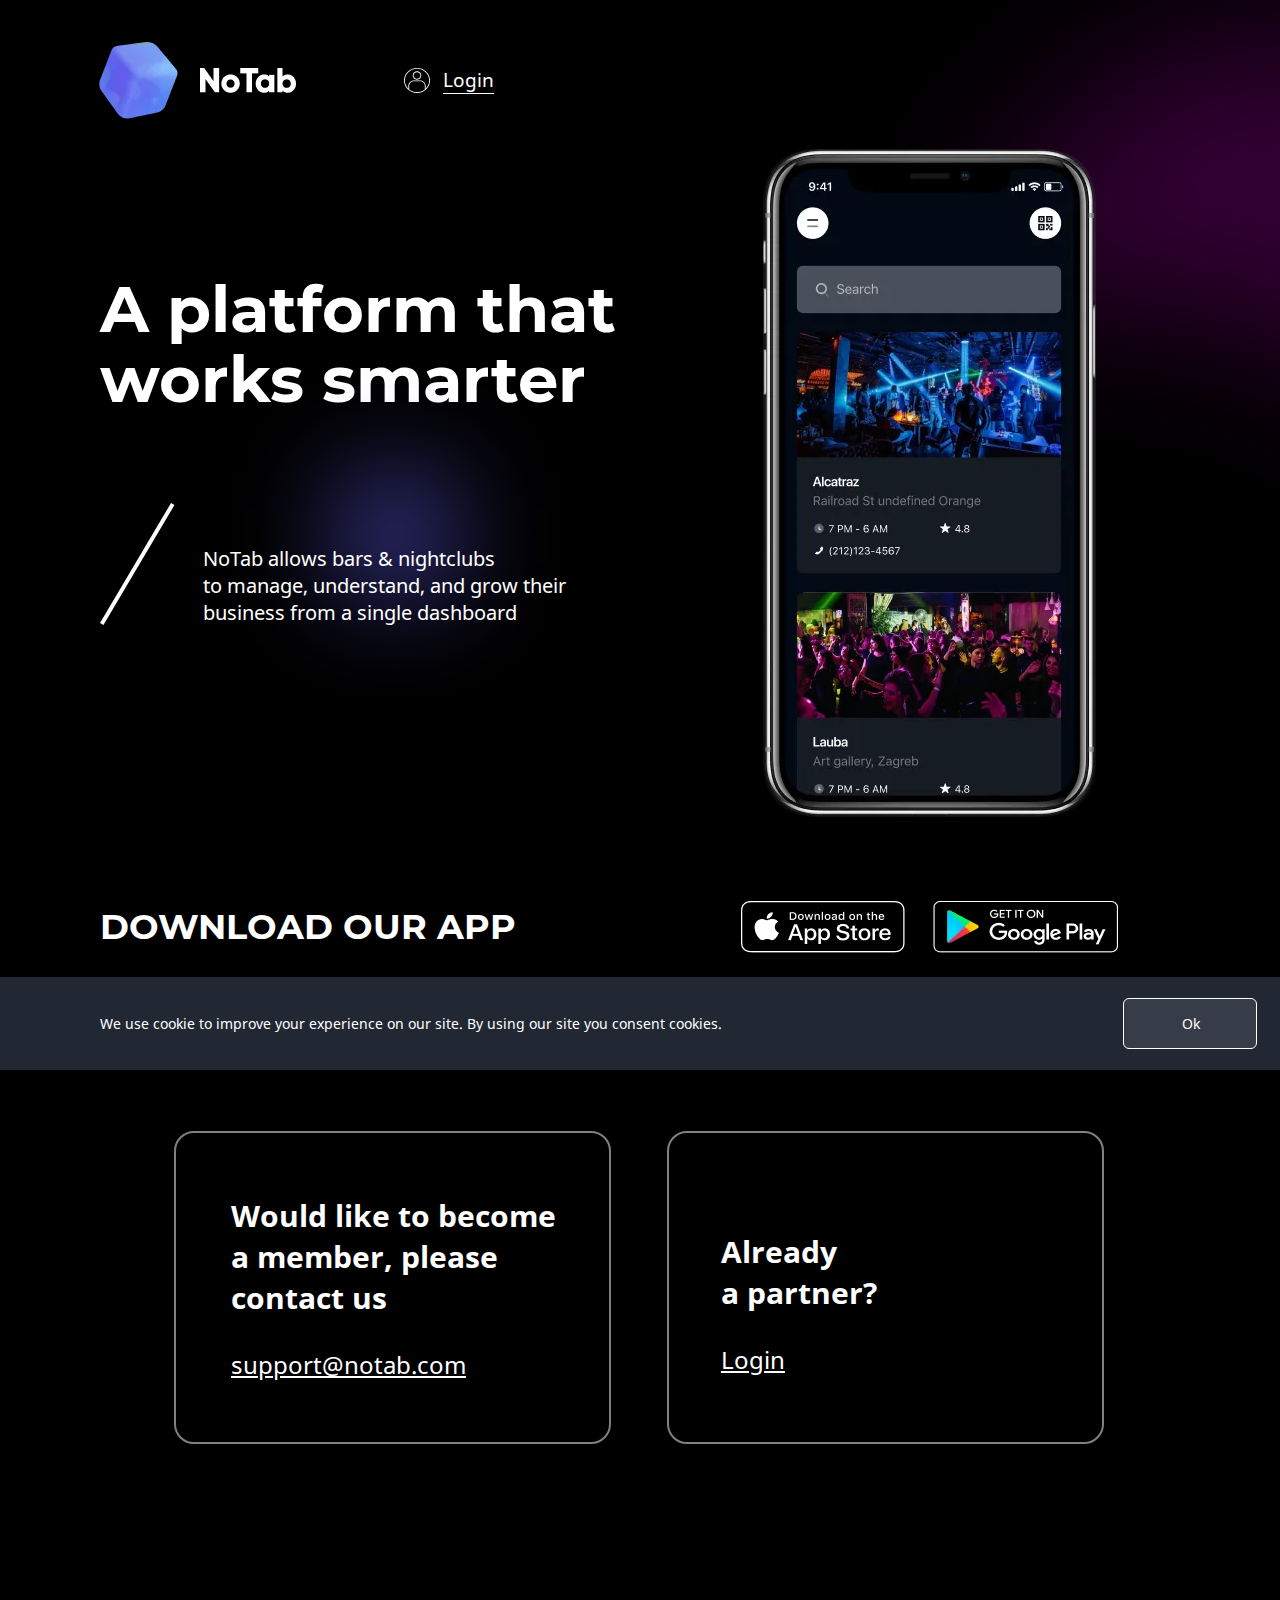
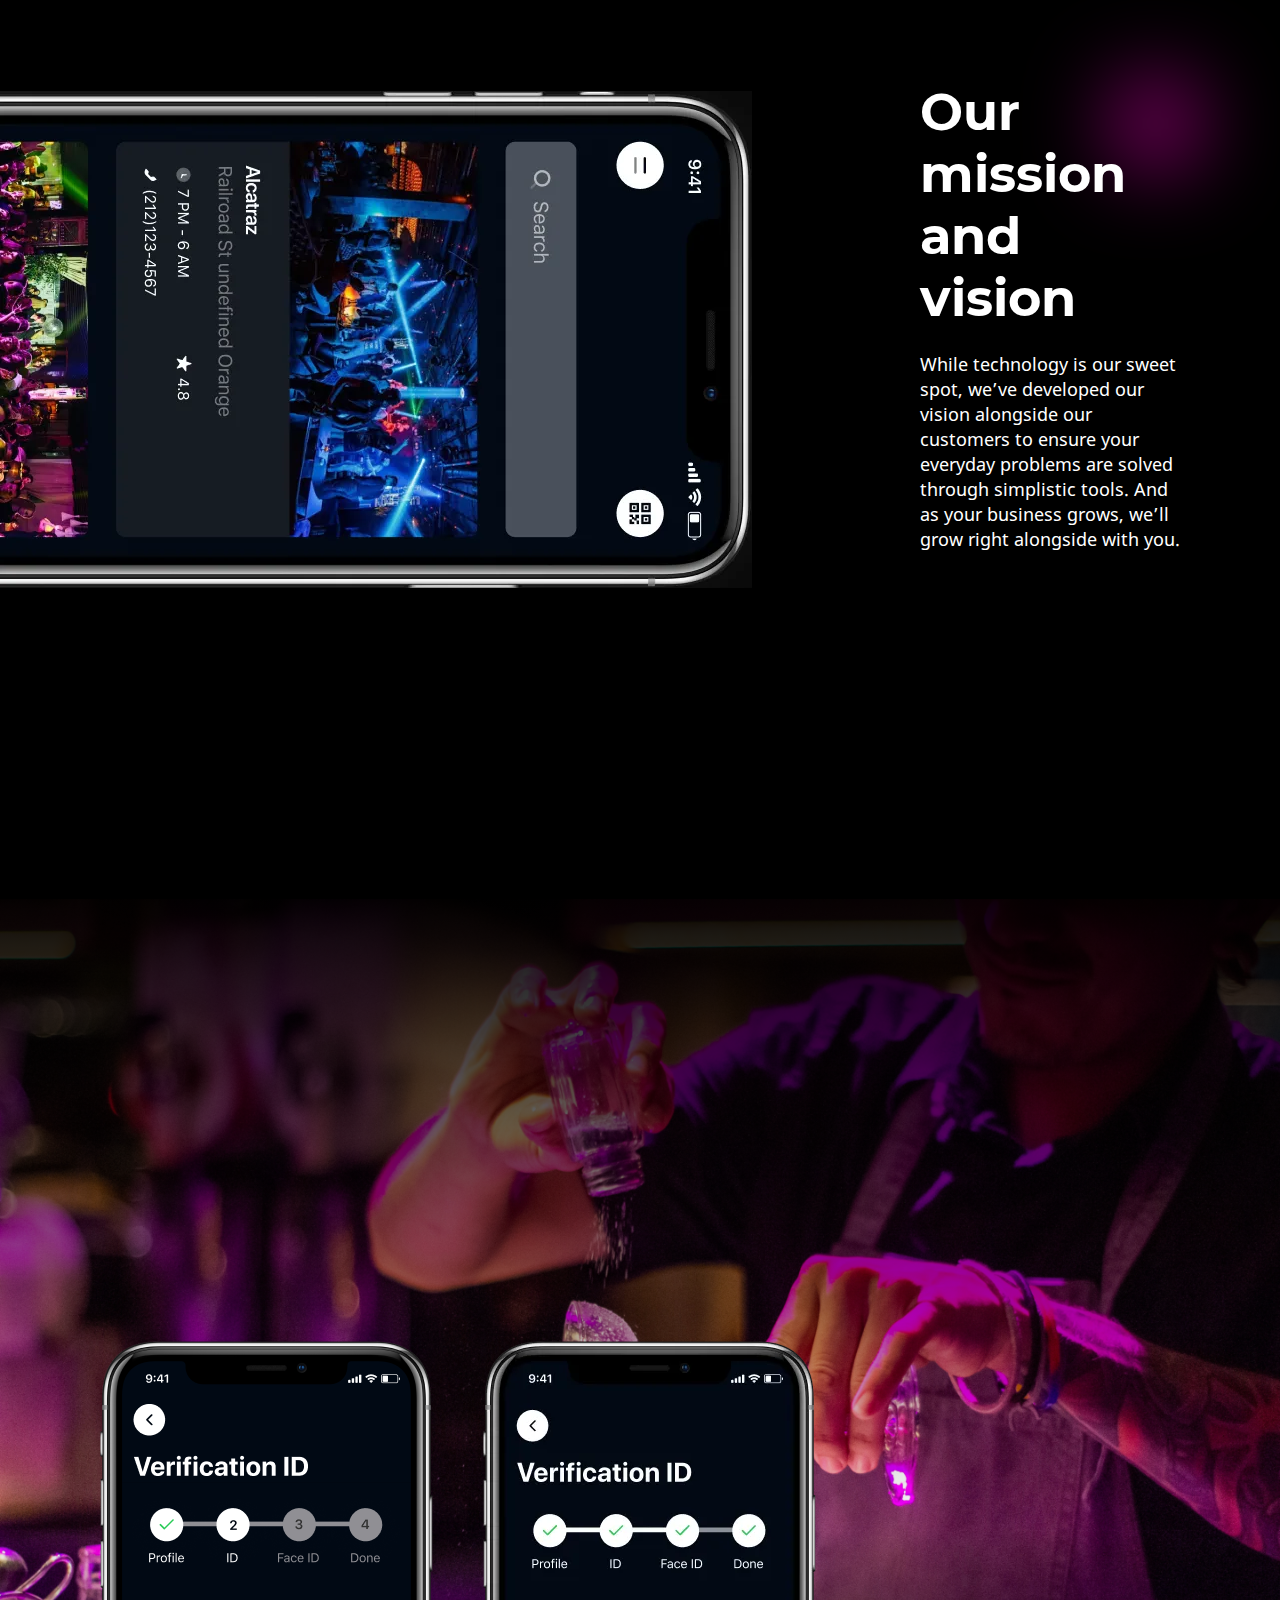
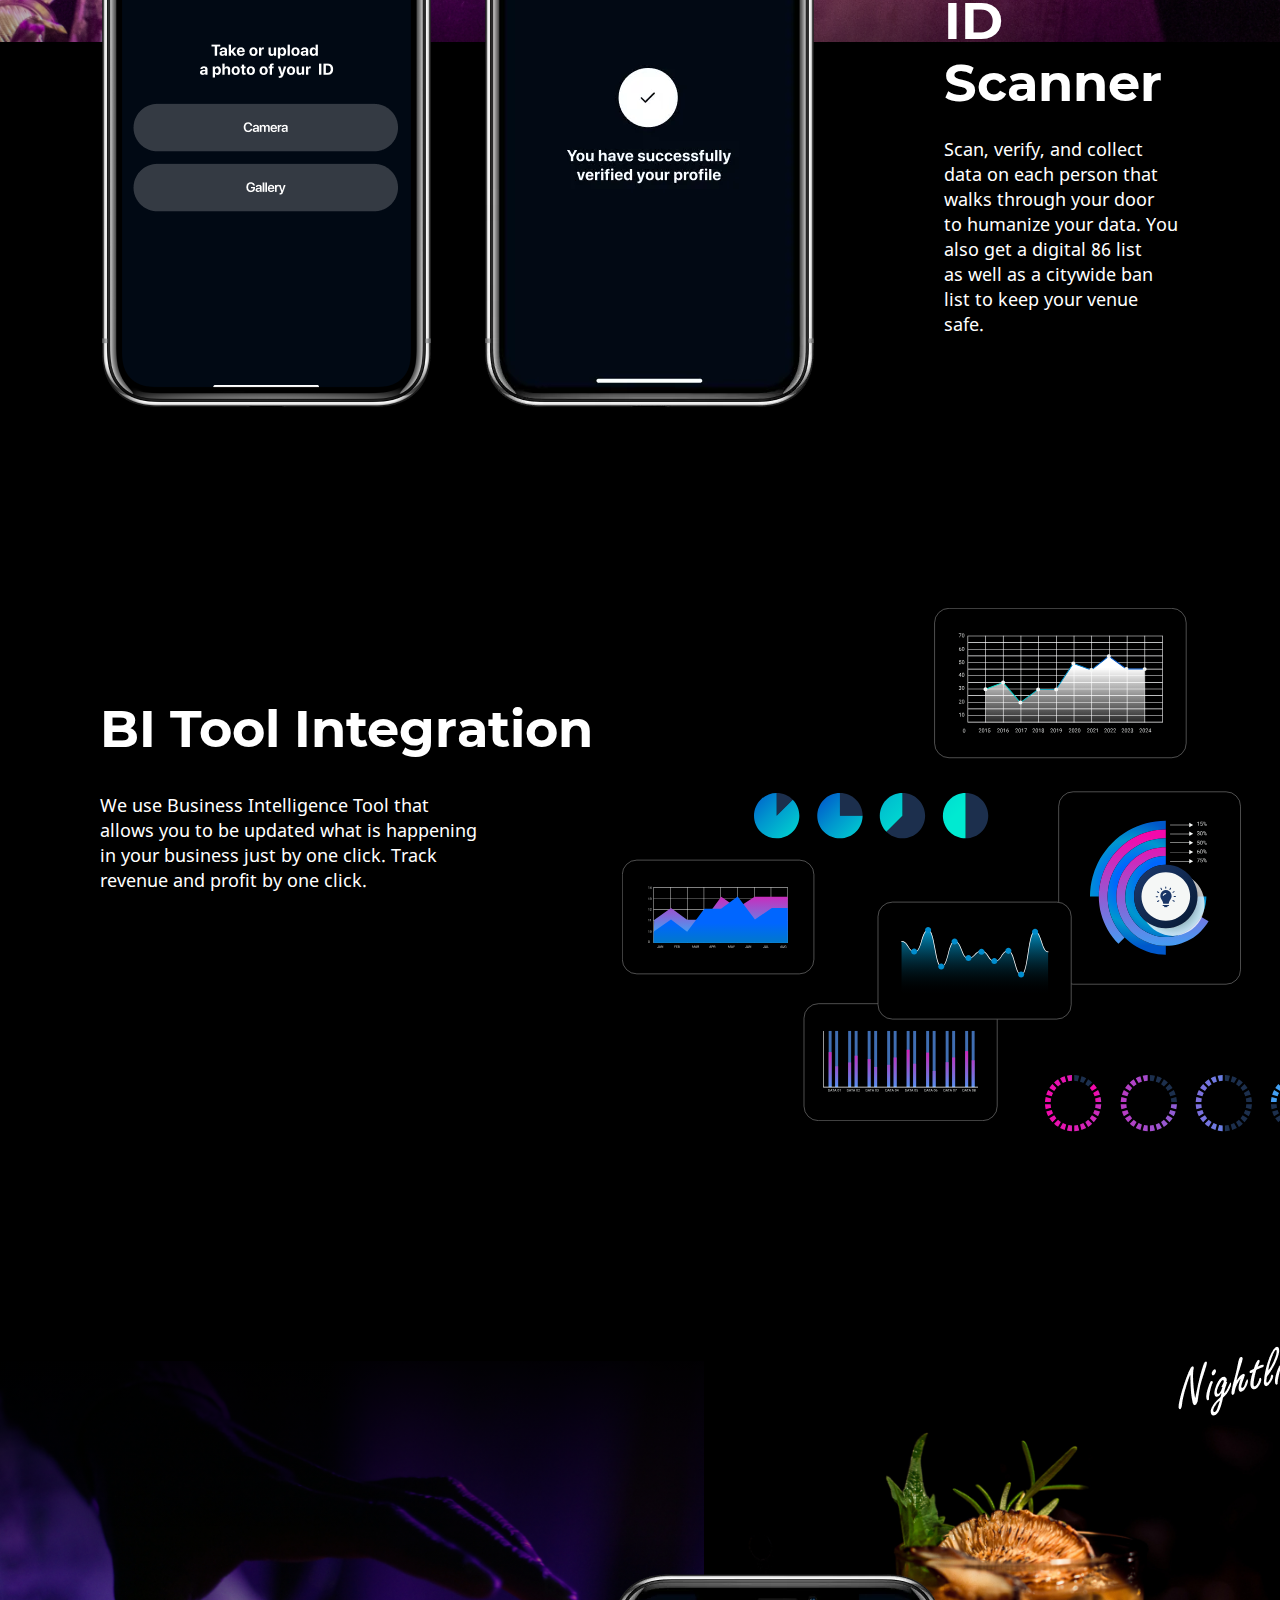
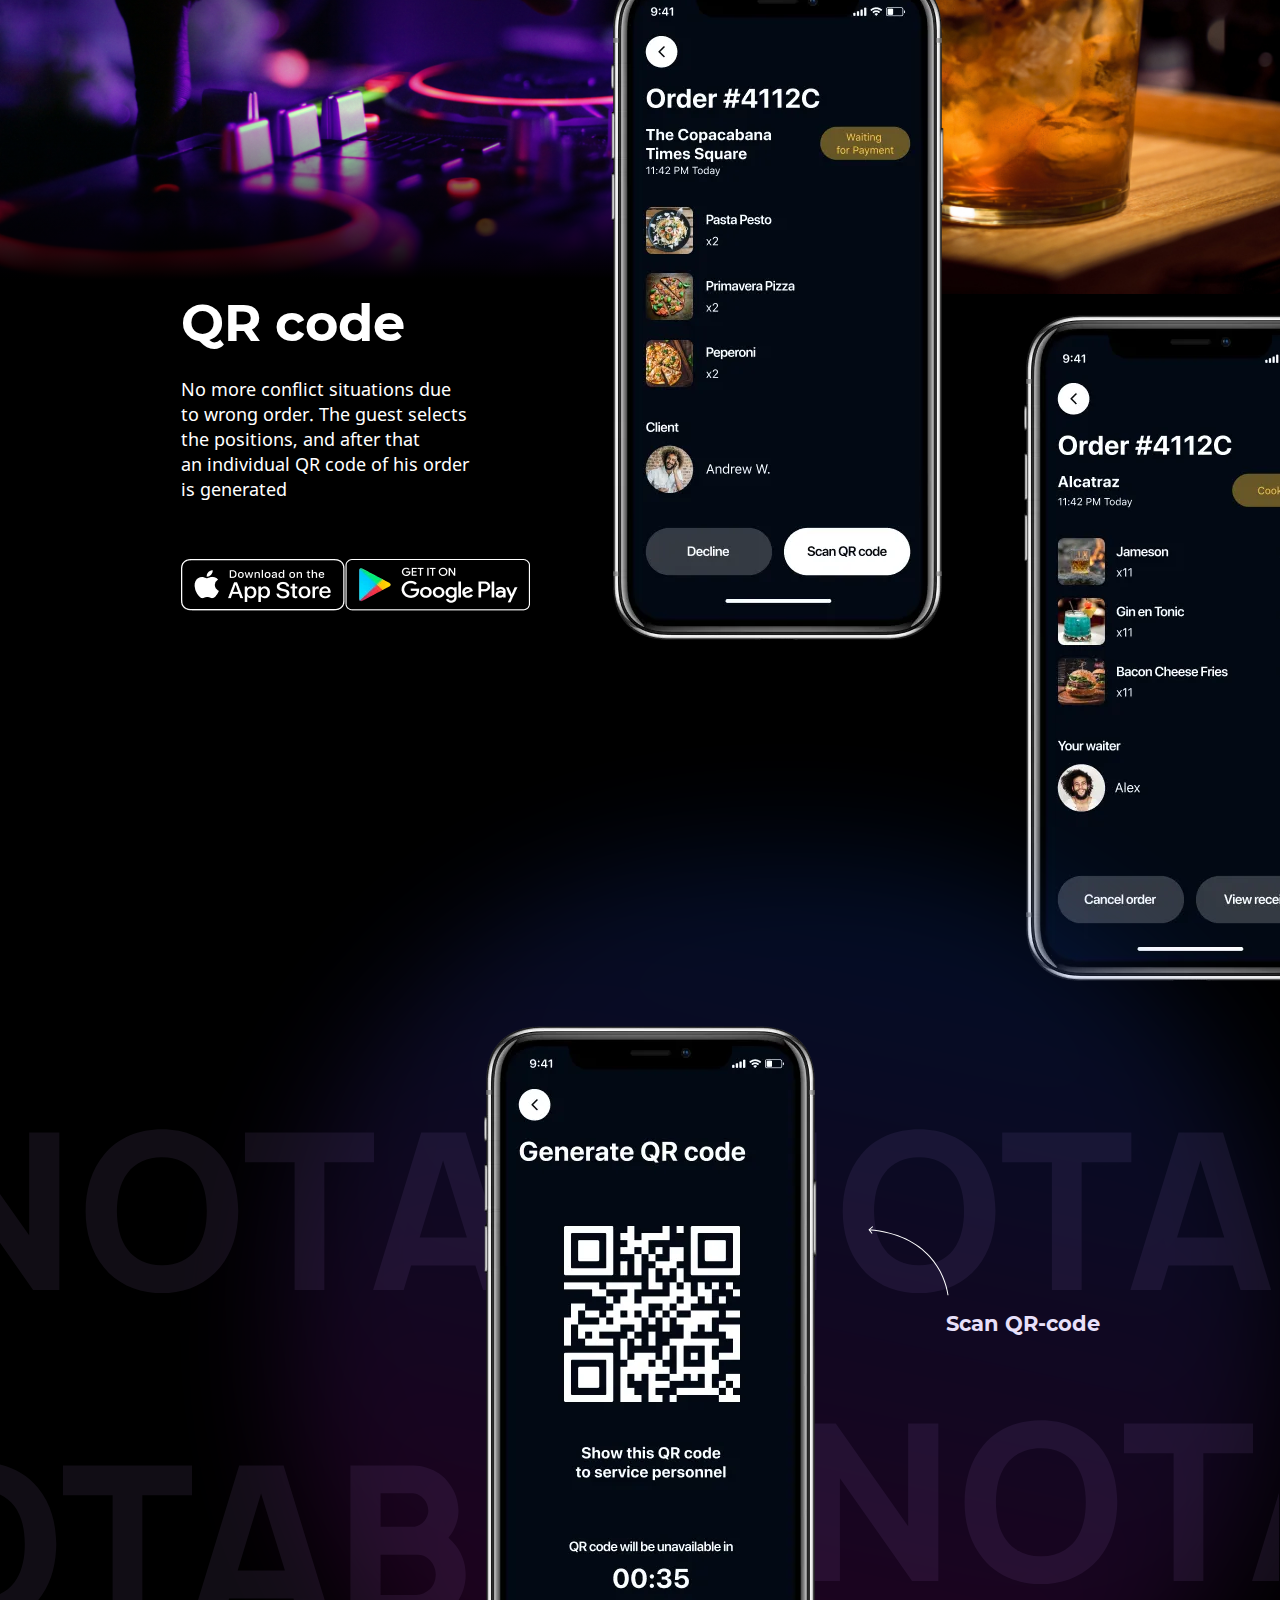
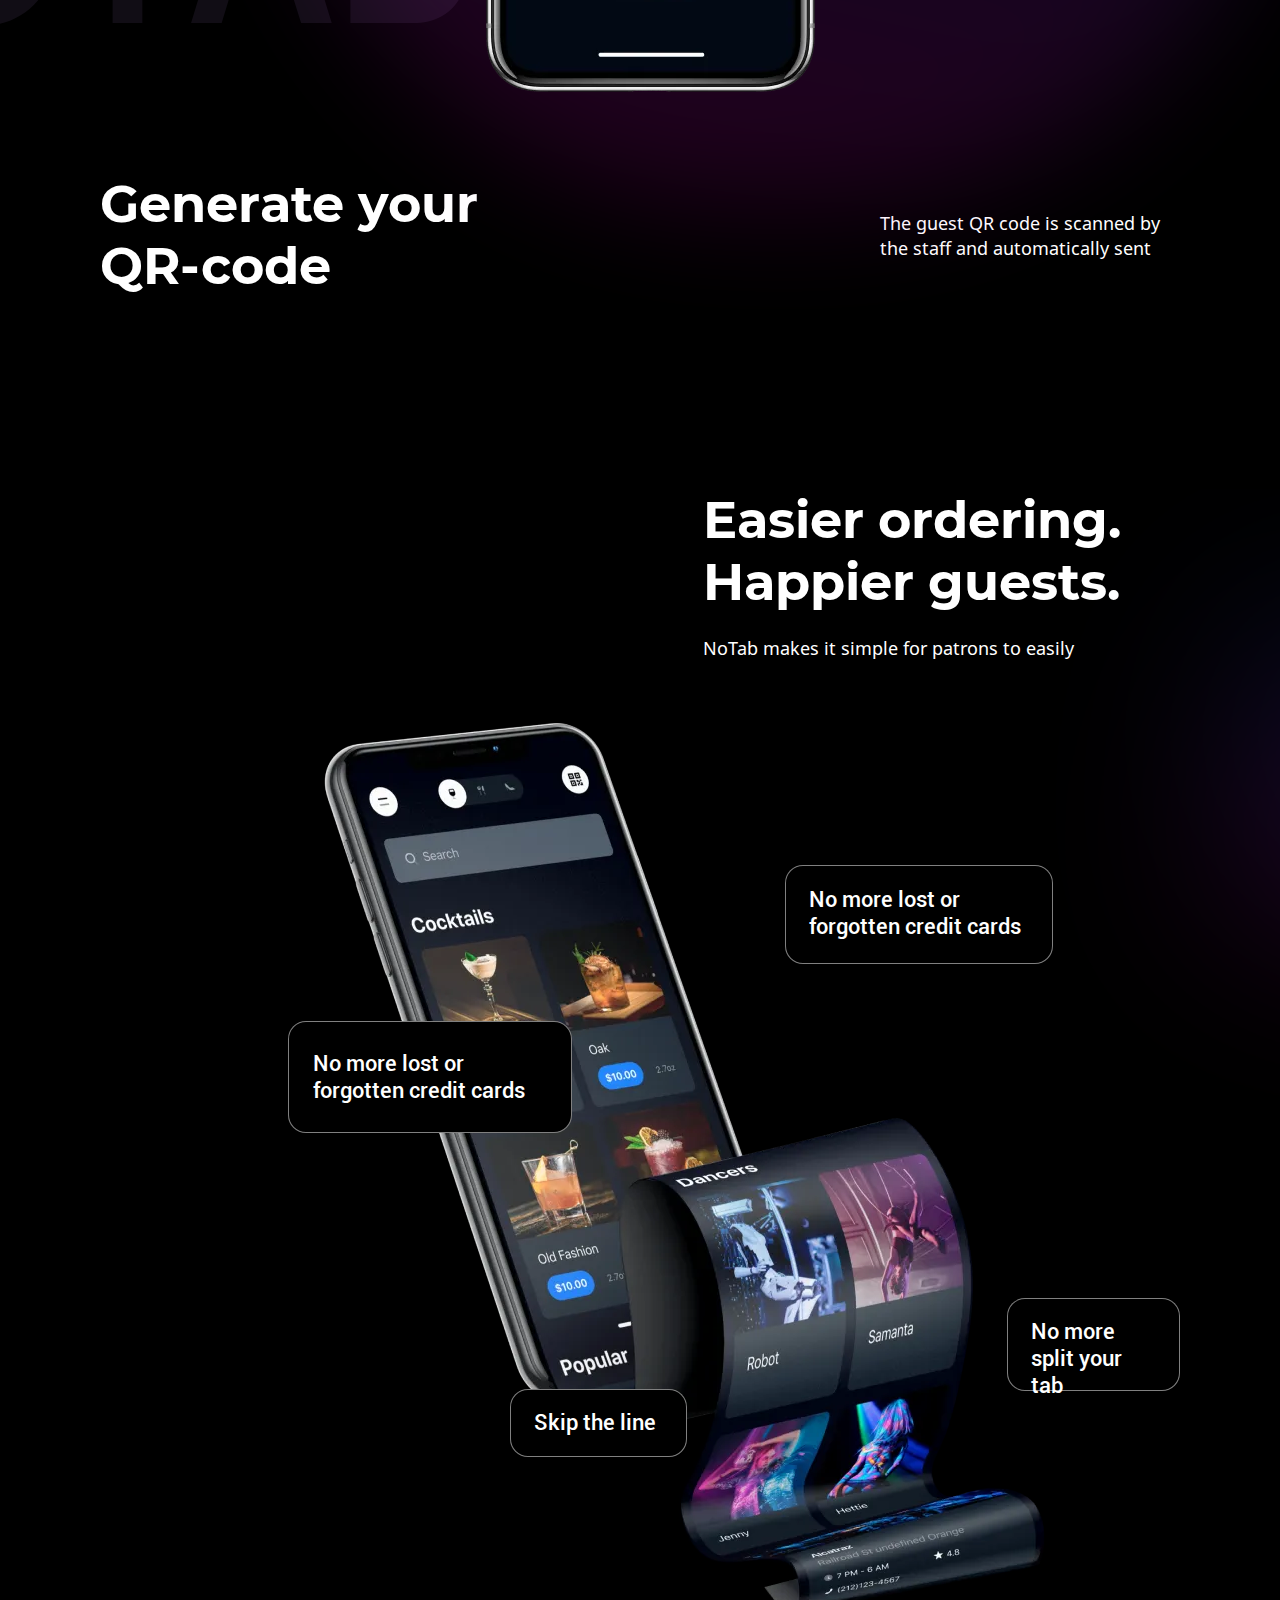
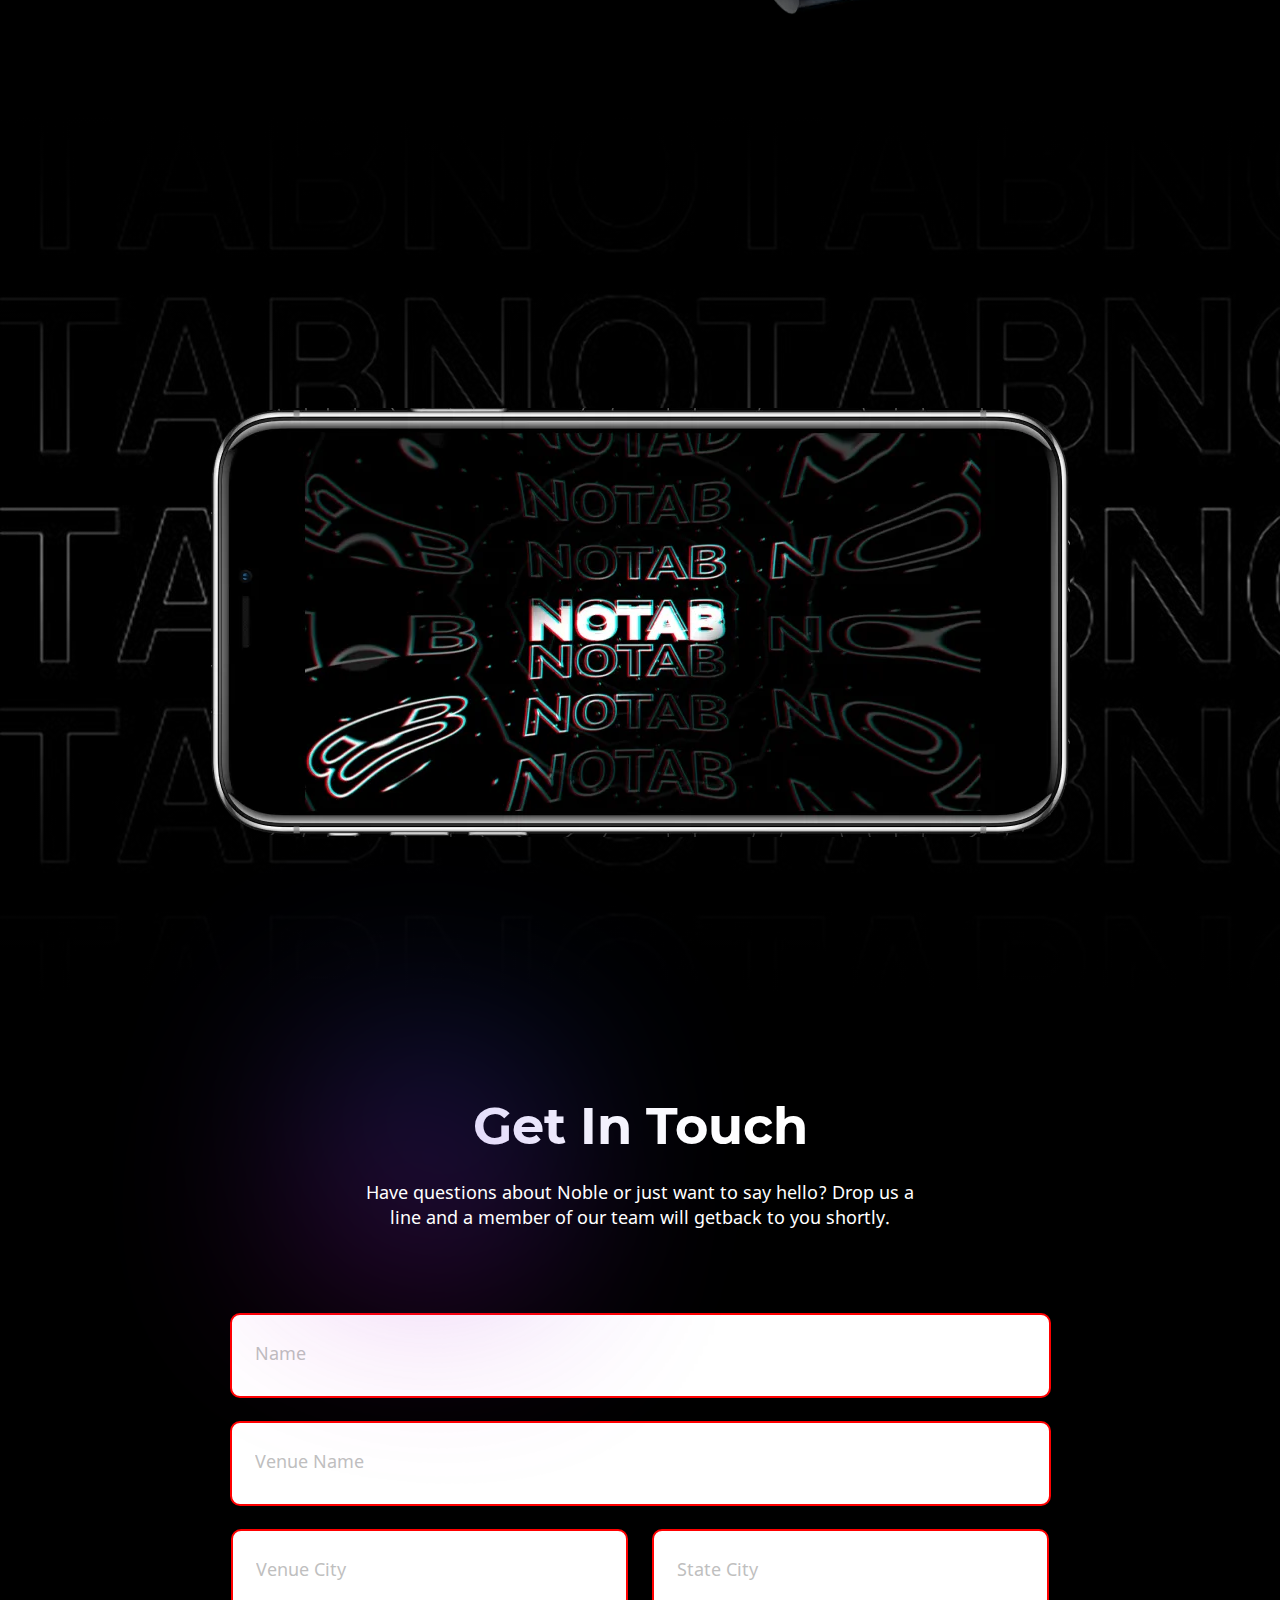
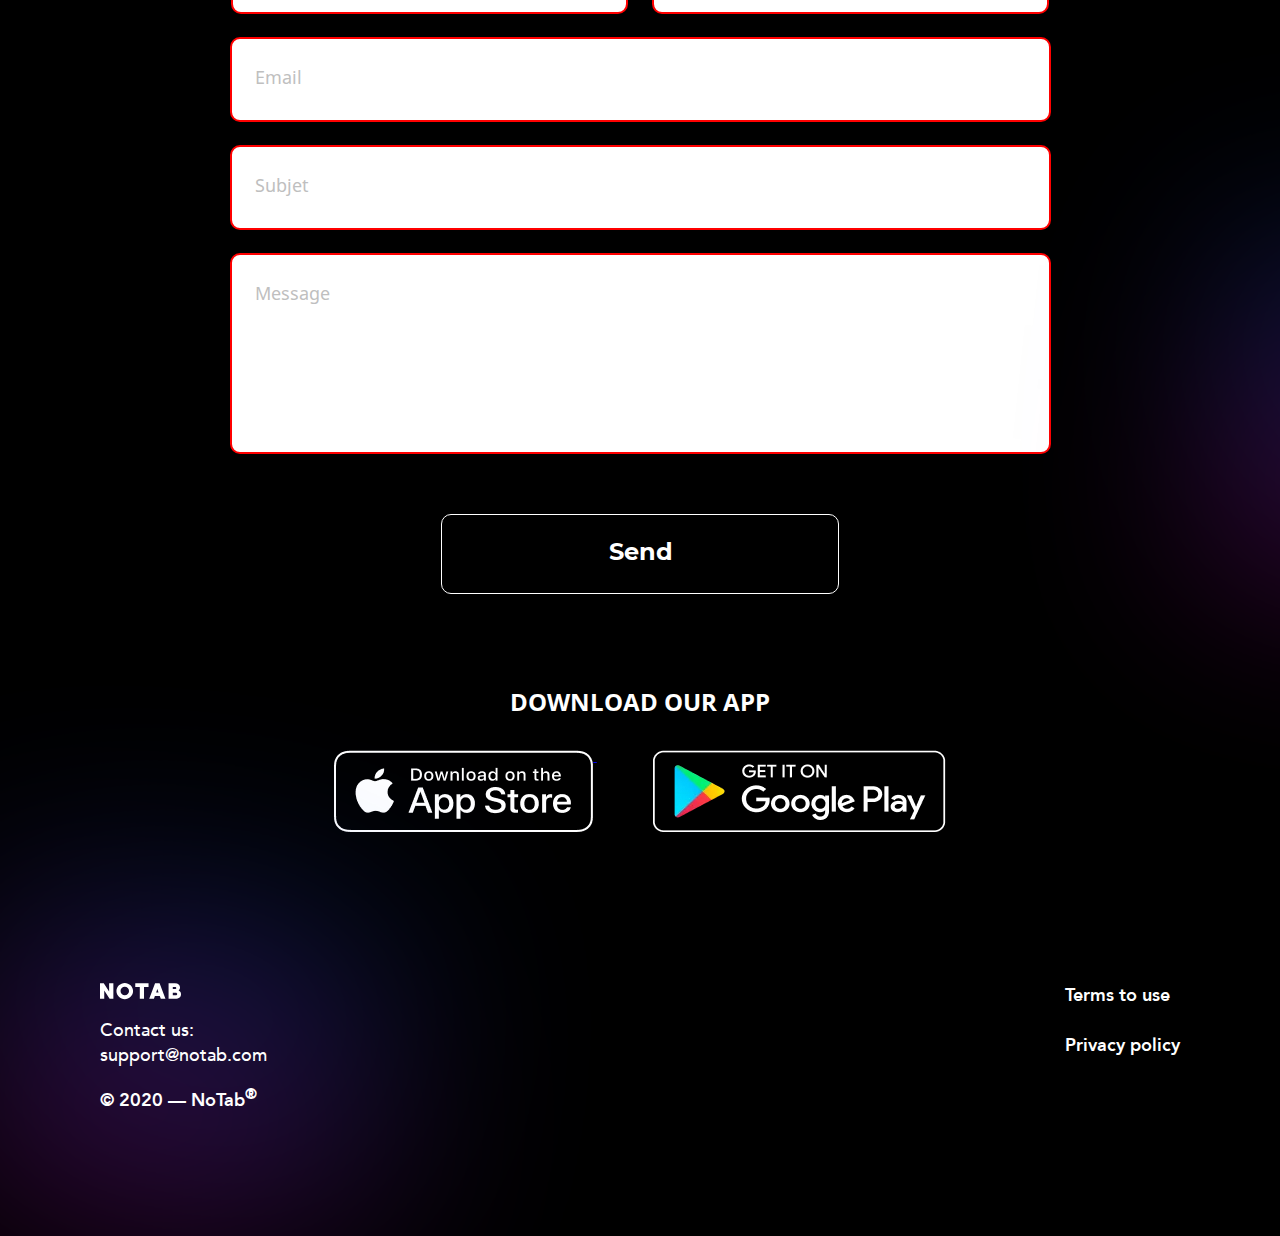
<file: NoTab/index.html>
<!DOCTYPE html>
<html lang="en">

<head>
  <meta charset="UTF-8">
  <meta http-equiv="X-UA-Compatible" content="IE=edge">
  <meta name="viewport" content="width=device-width, initial-scale=1.0">
  <title>NoTab</title>
  <link rel="stylesheet" href="./scss/style.css">
</head>

<body>
  <div class="container">
    <div class="background">
      <header class="header">
        <div class="header__container">
          <div class="header__content">
            <picture>
              <source media="(max-width:480px)" srcset="./images/CubeMobile.svg">
              <source media="(max-width:1440px)" srcset="./images/Cube.webp">
              <img src="./images/Cube.png" alt="Cube">
            </picture>
            <div class="header__block_logo">
              <a href="" class="header__logo" aria-label="Логотип NoTab">
                <picture>
                  <source media="(max-width:480px)" srcset="./images/NoTabMobile.svg">
                  <source media="(max-width:1440px)" srcset="./images/NoTab.webp">
                  <img src="./images/NoTab.png" alt="NoTab">
                </picture>
              </a>
              <div class="header__block_login">
                <picture class="header__login_img">
                  <source media="(max-width:1440px)" srcset="./images/Login.svg">
                  <img src="./images/Login.svg" alt="login">
                </picture>
                <a href="#" class="header__login">Login</a>
              </div>
            </div>
          </div>
        </div>
      </header>

      <main>
        <section class="platform">
          <div class="container__content">
            <div class="platform__content">
              <div class="platform__content_left">
                <h1 class="platform__title">A platform that works smarter </h1>
                <div class="platform__block_text">
                  <div class="platform__blur"></div>
                  <div class="platform__text_img"></div>
                  <p class="platform__text">NoTab allows bars &amp;&nbsp;nightclubs to&nbsp;manage, understand, and grow
                    their
                    business from
                    a&nbsp;single dashboard
                  </p>
                </div>
                <h2 class="platform__subtitle">DOWNLOAD OUR APP</h2>
              </div>
              <div class="platform__content_right">
                <div class="platform__blur_iphone"></div>
                <picture class="platform__iphone">
                  <source media="(max-width:480px)" srcset="./images/iPhoneMobile.webp">
                  <source media="(max-width:1440px)" srcset="./images/iphone.webp">
                  <img src="./images/iphone.png" alt="iphone" class="platform__iphone">
                </picture>
                <div class="platform__social">
                  <a href="#" class="platform__social_link">
                    <picture class="platform__social_img">
                      <source media="(max-width:1440px)" srcset="./images/AppStore.webp">
                      <img src="./images/AppStore.png" alt="iphone">
                    </picture>
                  </a>
                  <a href="#" class="platform__social_link">
                    <picture class="platform__social_img">
                      <source media="(max-width:1440px)" srcset="./images/GooglePlay.webp">
                      <img src="./images/GooglePlay.png" alt="iphone">
                    </picture>
                  </a>
                </div>
              </div>
            </div>
            <div class="platform__social_mobile">
              <h2 class="platform__subtitle_mobile">DOWNLOAD OUR APP</h2>
              <div class="platform__social_block">
                <a href="#" class="platform__social_link_mobile">
                  <picture>
                    <source media="(max-width:480px)" srcset="./images/AppStoreMobile.webp">
                    <source media="(max-width:768px)" srcset="./images/AppStoreMobile.webp">
                    <img src="./images/AppStoreMobile.png" alt="iphone" class="platform__social_img_appStore">
                  </picture>
                </a>
                <a href="#" class="platform__social_link_mobile">
                  <picture>
                    <source media="(max-width:480px)" srcset="./images/GooglePlayMobile.webp">
                    <source media="(max-width:768px)" srcset="./images/GooglePlayMobile.webp">
                    <img src="./images/GooglePlayMobile.png" alt="iphone" class="platform__social_img_google">
                  </picture>
                </a>
              </div>
            </div>
          </div>
          <div class="cookie">
            <div class="cookie__content">
              <p class="cookie__content_text">We&nbsp;use cookie to&nbsp;improve your experience on&nbsp;our site.
                By&nbsp;using
                our
                site you consent cookies.</p>
              <button class="cookie__content_button">Ok</button>
            </div>
          </div>
          <div class="container__content">
            <div class="connection">
              <div class="connection__card">
                <div class="connection__card_one">
                  <p class="connection__card_text">Would like to&nbsp;become
                    a&nbsp;member, please contact&nbsp;us</p>
                  <a class="connection__card_link" href="#">support@notab.com</a>
                </div>
              </div>
              <div class="connection__card">
                <div class="connection__card_two">
                  <p class="connection__card_text">Already a&nbsp;partner?</p>
                  <a class="connection__card_link" href="#">Login</a>
                </div>
              </div>
            </div>
          </div>
        </section>

        <section class="mission">
          <div class="cookie__mobile">
            <div class="cookie__content_mobile">
              <p class="cookie__content_text_mobile">We&nbsp;use cookie to&nbsp;improve your experience on&nbsp;our
                site.
                By&nbsp;using
                our
                site you consent cookies.</p>
              <button class="cookie__content_button_mobile">Ok</button>
            </div>
          </div>
          <picture class="mission__img">
            <source media="(max-width:480px)" srcset="./images/MissionMobil.webp">
            <source media="(max-width:1100px)" srcset="./images/Mission1024px.webp">
            <source media="(max-width:1440px)" srcset="./images/missionPhone.webp">
            <img src="./images/missionPhone.png" alt="iphone">
          </picture>
          <div class="container__content">
            <div class="mission__content">
              <div class="mission__blur"></div>
              <h2 class="title__section mission__title">Our mission and vision</h2>
              <p class="subtitle__section">While technology is&nbsp;our sweet spot, we&rsquo;ve developed our vision
                alongside
                our customers to&nbsp;ensure your everyday problems are solved through simplistic tools. And
                as&nbsp;your
                business grows, we&rsquo;ll grow right alongside with you.</p>
            </div>
          </div>
        </section>

        <section class="scanner">
          <div class="container__content">
            <div class="scanner__content">
              <div class="scanner__content_img">
                <div class="scanner__img">
                  <picture>
                    <source media="(max-width:400px)" srcset="./images/scanMobileId.webp">
                    <source media="(max-width:768px)" srcset="./images/scanMobileId.webp">
                    <source media="(max-width:1440px)" srcset="./images/stepid.png">
                    <img src="./images/stepid.png" alt="iphone">
                  </picture>
                </div>
                <div class="scanner__img">
                  <picture>
                    <source media="(max-width:400px)" srcset="./images/scanMobileDone.webp">
                    <source media="(max-width:768px)" srcset="./images/scanMobileDone.webp">
                    <source media="(max-width:1440px)" srcset="./images/stepdone.webp">
                    <img src="./images/stepdone.png" alt="iphone">
                  </picture>
                </div>
              </div>
              <div class="scanner__content_text">
                <h2 class="title__section">ID Scanner</h2>
                <p class="subtitle__section">Scan, verify, and collect data on&nbsp;each person that walks through your
                  door
                  to&nbsp;humanize your data. You also get
                  a&nbsp;digital 86&nbsp;list as&nbsp;well as&nbsp;a&nbsp;citywide ban list to&nbsp;keep your venue
                  safe.
                </p>
              </div>
            </div>
          </div>
        </section>

        <section class="integration">
          <div class="container__content">
            <div class="integration__content">
              <div class="integration__content_text">
                <h2 class="title__section integration__title">BI&nbsp;Tool Integration</h2>
                <p class="subtitle__section integration__text">We&nbsp;use Business Intelligence Tool that allows you
                  to&nbsp;be&nbsp;updated what is&nbsp;happening in&nbsp;your business just by&nbsp;one click. Track
                  revenue
                  and profit by&nbsp;one click.</p>
              </div>
              <div class="integration__content_img">
                <picture class="integration__absolute integration__blackgraf">
                  <source media="(max-width:480px)" srcset="./images/interBlackMobile.svg">
                  <source media="(max-width:1440px)" srcset="./images/interBlack.svg">
                  <img src="./images/interBlack.svg" alt="">
                </picture>
                <div class="integration__circle integration__absolute">
                  <picture class="integration__circle_size">
                    <source media="(max-width:480px)" srcset="./images/circle1Mobile.svg">
                    <source media="(max-width:1440px)" srcset="./images/circle1.svg">
                    <img src="./images/circle1.svg" alt="">
                  </picture>
                  <picture class="integration__circle_size">
                    <source media="(max-width:480px)" srcset="./images/circle2Mobile.svg">
                    <source media="(max-width:1440px)" srcset="./images/circle2.svg">
                    <img src="./images/circle2.svg" alt="">
                  </picture>
                  <picture class="integration__circle_size">
                    <source media="(max-width:480px)" srcset="./images/circle3Mobile.svg">
                    <source media="(max-width:1440px)" srcset="./images/circle3.svg">
                    <img src="./images/circle3.svg" alt="">
                  </picture>
                  <picture class="integration__circle_size">
                    <source media="(max-width:480px)" srcset="./images/circle4Mobile.svg">
                    <source media="(max-width:1440px)" srcset="./images/circle4.svg">
                    <img src="./images/circle4.svg" alt="">
                  </picture>
                </div>
                <picture class="integration__absolute integration__percentgraf">
                  <source media="(max-width:480px)" srcset="./images/interPercentgrafMobile.svg">
                  <source media="(max-width:1440px)" srcset="./images/interPercentgraf.svg">
                  <img src="./images/interPercentgraf.svg" alt="">
                </picture>
                <picture class="integration__absolute integration__bluegraf">
                  <source media="(max-width:1440px)" srcset="./images/interPinkBluegraf.svg">
                  <img src="./images/interPinkBluegraf.svg" alt="">
                </picture>
                <picture class="integration__absolute integration__pillargraf">
                  <source media="(max-width:480px)" srcset="./images/interStolbgfarMobile.svg">
                  <source media="(max-width:1440px)" srcset="./images/interStolbgfar.svg">
                  <img src="./images/interStolbgfar.svg" alt="">
                </picture>
                <picture class="integration__absolute integration__shadowgraf">
                  <source media="(max-width:480px)" srcset="./images/interShadowgrafMobile.svg">
                  <source media="(max-width:1440px)" srcset="./images/interShadowgraf.svg">
                  <img src="./images/interShadowgraf.svg" alt="">
                </picture>
                <div class="integration__percent integration__absolute">
                  <picture class="integration__percent_size">
                    <source media="(max-width:480px)" srcset="./images/80Mobile.svg">
                    <source media="(max-width:1440px)" srcset="./images/80.svg">
                    <img src="./images/80.svg" alt="">
                  </picture>
                  <picture class="integration__percent_size">
                    <source media="(max-width:480px)" srcset="./images/75Mobile.svg">
                    <source media="(max-width:1440px)" srcset="./images/75.svg">
                    <img src="./images/75.svg" alt="">
                  </picture>
                  <picture class="integration__percent_size">
                    <source media="(max-width:480px)" srcset="./images/50Mobile.svg">
                    <source media="(max-width:1440px)" srcset="./images/50.svg">
                    <img src="./images/50.svg" alt="">
                  </picture>
                  <picture class="integration__percent_size">
                    <source media="(max-width:1440px)" srcset="./images/15.svg">
                    <img src="./images/15.svg" alt="">
                  </picture>
                </div>
              </div>
            </div>
          </div>
        </section>

        <section class="code">
          <div class="code__background">
            <div class="code__background_dj"></div>
            <div class="code__background_coctail"></div>
          </div>
          <div class="container__content">
            <div class="code__container">
              <div class="code__content">
                <div class="code__content_text">
                  <h2 class="title__section">QR code</h2>
                  <p class="subtitle__section code__text">No&nbsp;more conflict situations due to&nbsp;wrong order.
                    The
                    guest selects
                    the positions, and after that an&nbsp;individual&nbsp;QR code of&nbsp;his order is&nbsp;generated
                  </p>
                  <div class="code__social">
                    <a href="#" class="code__social_link">
                      <picture>
                        <source media="(max-width:480px)" srcset="./images/AppStoreMobile.webp">
                        <source media="(max-width:1440px)" srcset="./images/AppStore.webp">
                        <img src="./images/AppStore.png" alt="iphone" class="code__social_appstore">
                      </picture>
                    </a>
                    <a href="#" class="code__social_link">
                      <picture>
                        <source media="(max-width:480px)" srcset="./images/GooglePlayMobile.webp">
                        <source media="(max-width:1440px)" srcset="./images/GooglePlay.webp">
                        <img src="./images/GooglePlay.png" alt="iphone" class="code__social_appstore">
                      </picture>
                    </a>
                  </div>
                </div>
                <div class="code__content_img">
                  <picture class="code__logo">
                    <source media="(max-width:480px)" srcset="./images/NightlifeMobile.webp">
                    <source media="(max-width:1440px)" srcset="./images/Nightlife.webp">
                    <img src="./images/Nightlife.png" alt="Nightlife">
                  </picture>
                  <picture>
                    <source media="(max-width:480px)" srcset="./images/scanphoneMobile.webp">
                    <source media="(max-width:768px)" srcset="./images/scanphoneMobile.webp">
                    <source media="(max-width:1440px)" srcset="./images/scanphone.webp">
                    <img src="./images/scanphone.png" alt="iphone" class="code__img_scanphone">
                  </picture>
                  <picture>
                    <source media="(max-width:480px)" srcset="./images/viewphoneMobile.webp">
                    <source media="(max-width:768px)" srcset="./images/viewphoneMobile.webp">
                    <source media="(max-width:1440px)" srcset="./images/viewphone.webp">
                    <img src="./images/viewphone.png" alt="iphone" class="code__img_viewphone">
                  </picture>
                </div>
              </div>
            </div>
          </div>
        </section>

        <section class="generate">
          <div class="generate__background">
            <div class="generate__background_blockone">
              <div class="generate__notab_1"></div>
              <div class="generate__notab_2"></div>
            </div>
            <div class="generate__background_blocktwo">
              <div class="generate__notab_3"></div>
              <div class="generate__notab_4"></div>
            </div>
            <div class="container__content">
              <div class="generate__block_text">
                <div class="generate__block_title">
                  <h2 class="title__section">Generate your QR-code</h2>
                </div>
                <div class="generate__block_subtitle">
                  <p class="subtitle__section">The guest QR code is scanned
                    by the staff and automatically sent
                  </p>
                </div>
              </div>
              <div class="generate__content">
                <div class="generate__content_img">
                  <picture>
                    <source media="(max-width:480px)" srcset="./images/QRcodeMobile.webp">
                    <source media="(max-width:1440px)" srcset="./images/QRcodephone.webp">
                    <img src="./images/QRcodephone.png" alt="iphone">
                  </picture>
                </div>
                <div class="generate__content_blur"></div>
                <div class="generate__content_item">
                  <div class="generate__content_item_arrow"></div>
                  <p class="generate__content_item_scan">Scan QR-code</p>
                </div>
              </div>
            </div>
          </div>
        </section>

        <section class="order">
          <div class="container__content">
            <div class="order__blur"></div>
            <div class="order__block_text">
              <div class="order__text">
                <h2 class="title__section order__title">Easier ordering.
                  Happier guests.</h2>
                <p class="subtitle__section">NoTab makes it&nbsp;simple for patrons to&nbsp;easily</p>
              </div>
            </div>
            <div class="order__block_img">
              <picture>
                <source media="(max-width:480px)" srcset="./images/orderphoneMobile.webp">
                <source media="(max-width:768px)" srcset="./images/orderphone.webp">
                <source media="(max-width:1440px)" srcset="./images/orderphone.webp">
                <img src="./images/orderphone.png" alt="iphone" class="order__img">
              </picture>
              <div class="order__description order__description_one">No&nbsp;more lost or
                forgotten credit cards</div>
              <div class="order__description order__description_two">No&nbsp;more lost or
                forgotten credit cards</div>
              <div class="order__description order__description_three">Skip the line</div>
              <div class="order__description order__description_four">No&nbsp;more split
                your tab</div>
            </div>
          </div>
        </section>

        <section class="notab">
          <picture>
            <source media="(max-width:1440px)" srcset="./images/Notabphone.webp">
            <img src="./images/Notabphone.png" alt="iphone" class="notab__img">
          </picture>
        </section>

        <section class="touch">
          <div class="touch__blur_top"></div>
          <div class="touch__blur_middle"></div>
          <div class="container__content">
            <div class="touch__text">
              <h2 class="title__section">Get In&nbsp;Touch</h2>
              <p class="subtitle__section">Have questions about Noble or just want to say hello?
                Drop us a line and a member of our team will getback to you shortly.</p>
            </div>
            <form class="touch__form">
              <input type="text" class="touch__form_input" placeholder="Name" required>
              <input type="text" class="touch__form_input" placeholder="Venue Name" required>
              <div class="touch__form_city">
                <input type="text" class="touch__form_input touch__input_city" placeholder="Venue City" required>
                <input type="text" class="touch__form_input touch__input_city" placeholder="State City" required>
              </div>
              <input type="email" class="touch__form_input" placeholder="Email" required>
              <input type="text" class="touch__form_input" placeholder="Subjet" required>
              <input type="text" class="touch__form_input touch__input_message" placeholder="Message" required>
              <button class="touch__form_button">Send</button>
            </form>
            <h4 class="touch__social_title">DOWNLOAD OUR APP</h4>
            <div class="touch__social_block">
              <a href="#" class="touch__social_link">
                <picture>
                  <source media="(max-width:480px)" srcset="./images/AppStoreMobile.webp">
                  <source media="(max-width:1440px)" srcset="./images/AppStoreform.webp">
                  <img src="./images/AppStoreform.png" alt="iphone" class="touch__social_img">
                </picture>
              </a>
              <a href="#" class="touch__social_link">
                <picture>
                  <source media="(max-width:480px)" srcset="./images/GooglePlayMobile.webp">
                  <source media="(max-width:1440px)" srcset="./images/GooglePlayForm.webp">
                  <img src="./images/GooglePlayForm.png" alt="iphone" class="touch__social_img">
                </picture>
              </a>
            </div>
          </div>
        </section>
      </main>

      <footer class="footer">
        <div class="footer__blur"></div>
        <div class="container__content">
          <div class="footer__content">
            <div class="footer__block_contacts">
              <picture class="footer__contacts_title">
                <source media="(max-width:480px)" srcset="./images/footerLogoMobile.svg">
                <source media="(max-width:1440px)" srcset="./images/footerLogo.svg">
                <img src="./images/footerLogo.svg" alt="iphone">
              </picture>
              <a href="#" class="footer__contacts_link">Contact&nbsp;us: support@notab.com</a>
              <p class="footer__contacts_age">&copy;&nbsp;2020&nbsp;&mdash; NoTab<sup class="reg">&reg;</sup></p>
            </div>
            <div class="footer__block_privacy_police">
              <a href="#" class="footer__privacy_use">Terms to&nbsp;use</a>
              <a href="#" class="footer__privacy_police">Privacy policy</a>
            </div>
          </div>
        </div>
      </footer>
    </div>
  </div>
</body>

</html>
</file>
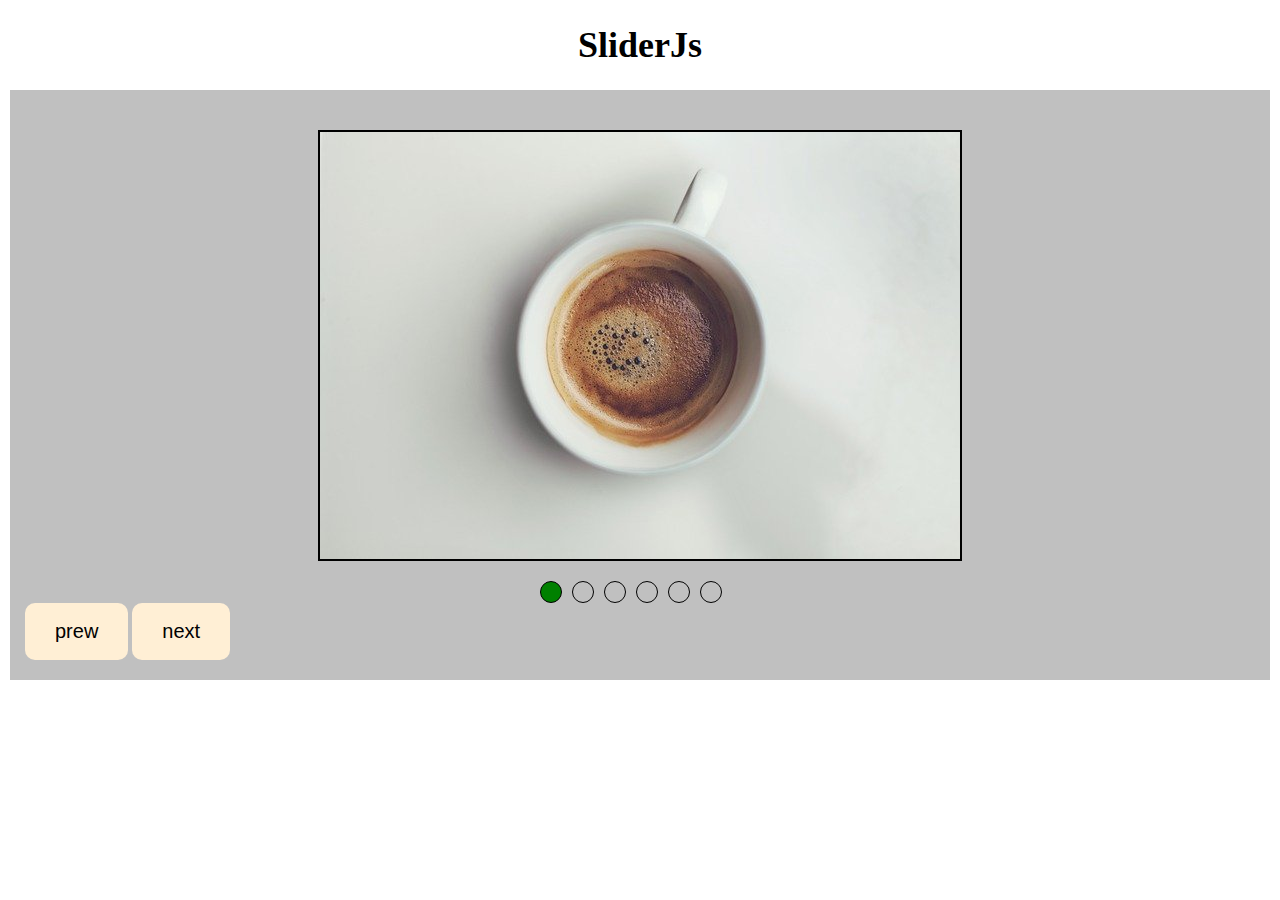
<file: Slider/index.html>
<!DOCTYPE html>
<html lang="en">

<head>
    <meta charset="UTF-8">
    <meta http-equiv="X-UA-Compatible" content="IE=edge">
    <meta name="viewport" content="width=device-width, initial-scale=1">
    <title>Slider</title>
    <link rel="stylesheet" href="style.css">
    <script src="script.js" defer></script>
</head>

<body>
    <h1>SliderJs</h1>
    <div class="container">
        <div class="slider">
            <div class="slider-line">
                <img src="./images/cofe.jpg" alt="">
                <img src="./images/bird.jpg" alt="">
                <img src="./images/moon.jpg" alt="">
                <img src="./images/cat.jpg" alt="">
                <img src="./images/woman.jpg" alt="">
                <img src="./images/beach.jpg" alt="">
            </div>
        </div>
        <div class="span">
            <span class="span-item span-item--green" data-span="0"></span>
            <span class="span-item" data-span="1"></span>
            <span class="span-item" data-span="2"></span>
            <span class="span-item" data-span="3"></span>
            <span class="span-item" data-span="4"></span>
            <span class="span-item" data-span="5"></span>
        </div>

        <button class="button-prew">prew</button>
        <button class="button-next">next</button>
    </div>
</body>

</html>
</file>
<file: NoTab/scss/style.css>
@charset "UTF-8";
@font-face {
  font-family: 'Avenir-Heavy';
  src: url("../fonts/Avenir-Heavy.woff");
  src: local("Avenir-Heavy"), url("../fonts/Avenir-Heavy.woff2") format("woff2"), url("../fonts/Avenir-Heavy.woff") format("woff");
  font-style: normal;
  font-weight: 400;
  font-display: swap;
}

@font-face {
  font-family: 'Avenir-Medium';
  src: url("../fonts/Avenir-Medium.woff");
  src: local("Avenir-Medium"), url("../fonts/Avenir-Medium.woff2") format("woff2"), url("../fonts/Avenir-Medium.woff") format("woff");
  font-style: normal;
  font-weight: 500;
  font-display: swap;
}

@font-face {
  font-family: 'Manrope-Bold';
  src: url("../fonts/Manrope-Bold.woff");
  src: local("Manrope-Bold"), url("../fonts/Manrope-Bold.woff2") format("woff2"), url("../fonts/Manrope-Bold.woff") format("woff");
  font-style: normal;
  font-weight: 700;
  font-display: swap;
}

@font-face {
  font-family: 'Montserrat-Bold';
  src: url("../fonts/Montserrat-Bold.woff");
  src: local("Montserrat-Bold"), url("../fonts/Montserrat-Bold.woff2") format("woff2"), url("../fonts/Montserrat-Bold.woff") format("woff");
  font-style: normal;
  font-weight: 700;
  font-display: swap;
}

@font-face {
  font-family: 'Noto-Sans';
  src: url("../fonts/NotoSans.woff");
  src: local("Noto-Sans"), url("../fonts/NotoSans.woff2") format("woff2"), url("../fonts/NotoSans.woff") format("woff");
  font-style: normal;
  font-weight: 400;
  font-display: swap;
}

@font-face {
  font-family: 'Noto-Sans-Bold';
  src: url("../fonts/NotoSans-Bold.woff");
  src: local("Noto-Sans"), url("../fonts/NotoSans-Bold.woff2") format("woff2"), url("../fonts/NotoSans-Bold.woff") format("woff");
  font-style: normal;
  font-weight: 700;
  font-display: swap;
}

@font-face {
  font-family: 'roboto-regular';
  src: url("./fonts/roboto-regular.woff");
  src: local("roboto-regular"), url("../fonts/roboto-regular.woff2") format("woff2"), url("../fonts/roboto-regular.woff") format("woff");
  font-style: normal;
  font-weight: 400;
  font-display: swap;
}

@font-face {
  font-family: 'roboto-medium';
  src: url("../fonts/roboto-medium.woff");
  src: local("roboto-medium"), url("../fonts/roboto-medium.woff2") format("woff2"), url("../fonts/roboto-medium.woff") format("woff");
  font-style: normal;
  font-weight: 500;
  font-display: swap;
}

@font-face {
  font-family: 'Roboto-bold';
  src: url("../fonts/Roboto-Bold.woff");
  src: local("Roboto-bold"), url("../fonts/Roboto-Bold.woff2") format("woff2"), url("../fonts/Roboto-Bold.woff") format("woff");
  font-style: normal;
  font-weight: 700;
  font-display: swap;
}

@font-face {
  font-family: 'SFProText-Regular';
  src: url("../fonts/SFProText-Regular.woff");
  src: local("SFProText-Regular"), url("../fonts/SFProText-Regular.woff2") format("woff2"), url("../fonts/SFProText-Regular.woff") format("woff");
  font-style: normal;
  font-weight: 400;
  font-display: swap;
}

@font-face {
  font-family: 'SFProText-Medium';
  src: url("../fonts/SFProText-Medium.woff");
  src: local("SFProText-Medium"), url("../fonts/SFProText-Medium.woff2") format("woff2"), url("../fonts/SFProText-Medium.woff") format("woff");
  font-style: normal;
  font-weight: 500;
  font-display: swap;
}

@font-face {
  font-family: 'SFProText-Semibold';
  src: url("../fonts/SFProText-Semibold.woff");
  src: local("SFProText-Semibold"), url("../fonts/SFProText-Semibold.woff2") format("woff2"), url("../fonts/SFProText-Semibold.woff") format("woff");
  font-style: normal;
  font-weight: 600;
  font-display: swap;
}

@font-face {
  font-family: 'SFProDisplay-Semibold';
  src: url("../fonts/SFProDisplay-Semibold.woff");
  src: local("SFProDisplay-Semibold"), url("../fonts/SFProDisplay-Semibold.woff2") format("woff2"), url("../fonts/SFProDisplay-Semibold.woff") format("woff");
  font-style: normal;
  font-weight: 600;
  font-display: swap;
}

@font-face {
  font-family: 'SFProDisplay-Bold';
  src: url("../fonts/SFProDisplay-Bold.woff");
  src: local("SFProDisplay-Bold"), url("../fonts/SFProDisplay-Bold.woff2") format("woff2"), url("../fonts/SFProDisplay-Bold.woff") format("woff");
  font-style: normal;
  font-weight: 700;
  font-display: swap;
}

/*Обнуление*/
* {
  padding: 0;
  margin: 0;
  border: 0;
}

*,
*:before,
*:after {
  -webkit-box-sizing: border-box;
  box-sizing: border-box;
}

:focus,
:active {
  outline: none;
}

a:focus,
a:active {
  outline: none;
}

nav,
footer,
header,
aside {
  display: block;
}

html,
body {
  height: 100%;
  width: 100%;
  font-size: 100%;
  line-height: 1;
  font-size: 14px;
  -ms-text-size-adjust: 100%;
  -moz-text-size-adjust: 100%;
  -webkit-text-size-adjust: 100%;
}

input,
button,
textarea {
  font-family: inherit;
}

input::-ms-clear {
  display: none;
}

button {
  cursor: pointer;
}

button::-moz-focus-inner {
  padding: 0;
  border: 0;
}

a:hover {
  text-decoration: none;
}

ul li {
  list-style: none;
}

img {
  vertical-align: top;
}

h1,
h2,
h3,
h4,
h5,
h6 {
  font-size: inherit;
  font-weight: inherit;
}

/*--------------------*/
body {
  background: #000000;
}

.background {
  background: #000000;
}

.subtitle__section {
  font-family: 'Noto-Sans';
  font-size: 18px;
  line-height: 25px;
  font-weight: 400;
  color: #fff;
}

.title__section {
  font-family: 'Montserrat-Bold';
  font-size: 51px;
  line-height: 62px;
  font-weight: 700;
  color: #fff;
  margin-bottom: 23px;
}

.container {
  max-width: 1440px;
  margin: 0 auto;
  background: #000000;
}

.container__content {
  padding: 0px 100px;
}

@media (max-width: 768px) {
  .container__content {
    padding: 0px 50px;
  }
}

@media (max-width: 480px) {
  .container__content {
    max-width: 510px;
    margin: 0 auto;
    padding: 0 15px;
    margin: 0px;
  }
  .title__section {
    font-family: 'Montserrat-Bold';
    font-size: 24px;
    line-height: 29px;
    font-weight: 700;
    color: #fff;
    margin-bottom: 24px;
    text-align: start;
  }
  .subtitle__section {
    font-family: 'Noto-Sans';
    font-size: 16px;
    line-height: 22px;
    font-weight: 400;
    color: #fff;
    text-align: start;
  }
}

.header__container {
  padding-left: 85px;
}

.header__content {
  padding-top: 26px;
  display: -webkit-box;
  display: -ms-flexbox;
  display: flex;
}

.header__block_logo {
  display: -webkit-box;
  display: -ms-flexbox;
  display: flex;
  -webkit-box-align: center;
      -ms-flex-align: center;
          align-items: center;
  -webkit-box-pack: justify;
      -ms-flex-pack: justify;
          justify-content: space-between;
  margin-left: 8px;
  width: 294px;
}

.header__block_login {
  display: -webkit-box;
  display: -ms-flexbox;
  display: flex;
  -webkit-box-pack: justify;
      -ms-flex-pack: justify;
          justify-content: space-between;
  width: 90px;
}

.header__login {
  font-family: 'Noto-Sans';
  font-size: 19px;
  line-height: 25px;
  text-decoration: none;
  color: white;
  border-bottom: 1px solid #fff;
}

.header__login:hover {
  color: #0066FF;
  border-bottom: 1px solid #0066FF;
}

@media (max-width: 480px) {
  .header {
    margin-bottom: 65px;
  }
  .header__container {
    max-width: 375px;
    margin: 0 auto;
    padding: 0 15px;
  }
  .header__content {
    padding-top: 39px;
  }
  .header__block_logo {
    -webkit-box-align: center;
        -ms-flex-align: center;
            align-items: center;
    padding-top: 6px;
    margin-left: 4px;
  }
  .header__login {
    font-family: "Noto-Sans";
    font-size: 14px;
    line-height: 19px;
    font-weight: 400;
    color: #fff;
    border-bottom: 1px solid #fff;
  }
  .header__login_img {
    display: none;
  }
  .header__block_login {
    width: auto;
  }
}

.platform {
  margin-bottom: 247px;
}

.platform__content {
  display: -webkit-box;
  display: -ms-flexbox;
  display: flex;
  padding: 14px 62px 0px 0px;
  margin-bottom: 15px;
}

.platform__content_left {
  padding: 125px 100px 0px 0px;
}

.platform__content_right {
  max-width: 700px;
}

.platform__title {
  font-family: "Montserrat-Bold";
  font-size: 64px;
  line-height: 70px;
  font-weight: 700;
  color: #fff;
  margin: 0 0 89px 0px;
}

.platform__block_text {
  max-width: 470px;
  display: -webkit-box;
  display: -ms-flexbox;
  display: flex;
  -webkit-box-pack: justify;
      -ms-flex-pack: justify;
          justify-content: space-between;
  -webkit-box-align: end;
      -ms-flex-align: end;
          align-items: flex-end;
  margin-bottom: 261px;
}

.platform__subtitle {
  font-family: "Montserrat-Bold";
  font-size: 35px;
  line-height: 70px;
  font-weight: 700;
  color: #fff;
}

.platform__blur {
  background-size: cover;
  position: absolute;
  width: 132px;
  height: 193px;
  top: 469px;
  left: 332px;
}

.platform__blur::after {
  content: "";
  background: rgba(96, 92, 234, 0.5);
  background-size: cover;
  -webkit-filter: blur(50px);
          filter: blur(50px);
  position: absolute;
  left: 1px;
  top: 2px;
  right: 6px;
  bottom: 63px;
  z-index: 1;
}

.platform__text_img {
  background-image: url(../images/Line1.svg);
  background-repeat: no-repeat;
  position: relative;
  width: 200px;
  height: 128px;
  overflow: hidden;
  z-index: 2;
}

.platform__text {
  position: relative;
  font-family: "Noto-Sans";
  font-size: 20px;
  line-height: 27px;
  font-weight: 400;
  color: #fff;
  margin-left: 28px;
  margin-bottom: 5px;
  z-index: 3;
}

.platform__blur_iphone {
  background: url(../images/blurpink.svg);
  background-repeat: no-repeat;
  -webkit-filter: blur(75px);
          filter: blur(75px);
  position: absolute;
  width: 691px;
  height: 783px;
  top: 31px;
  left: 973px;
}

.platform__iphone {
  position: relative;
  z-index: 2;
  margin: 0 0 84px 11px;
}

.platform__social_mobile {
  display: none;
}

.platform__social {
  position: relative;
  display: -webkit-box;
  display: -ms-flexbox;
  display: flex;
}

.platform__social_link:not(:last-child) {
  margin-right: 28px;
}

.platform__social_link:hover {
  background-color: #0066FF;
  border-radius: 10px;
}

@media (max-width: 1100px) {
  .platform__blur {
    top: 723px;
    left: 69px;
  }
  .platform__blur_iphone {
    left: 500px;
  }
}

@media (max-width: 900px) {
  .platform__subtitle {
    display: none;
  }
  .platform__social_img {
    display: none;
  }
  .platform__social_mobile {
    display: block;
    text-align: center;
    margin-bottom: 70px;
  }
  .platform__social_img_appStore:hover {
    background-color: #0066FF;
    border-radius: 10px;
  }
  .platform__social_img_google:hover {
    background-color: #0066FF;
    border-radius: 10px;
  }
  .platform__social_img_appStore {
    margin-right: 23px;
  }
  .platform__subtitle_mobile {
    font-family: "Montserrat-Bold";
    font-size: 24px;
    line-height: 29px;
    font-weight: 700;
    color: #fff;
    margin-bottom: 33px;
  }
}

@media (max-width: 480px) {
  .platform {
    margin-bottom: 60px;
  }
  .platform__title {
    position: relative;
    font-family: "Montserrat-Bold";
    font-size: 35px;
    line-height: 40px;
    font-weight: 700;
    color: #fff;
    margin: 0 0 22px 0px;
    z-index: 6;
  }
  .platform__content {
    padding: 0px;
  }
  .platform__blur {
    display: none;
  }
  .platform__blur::after {
    display: none;
  }
  .platform__blur_iphone {
    position: absolute;
    background: url(../images/platformMobileBlur.svg);
    background-repeat: no-repeat;
    -webkit-filter: blur(90px);
            filter: blur(90px);
    position: absolute;
    width: 363px;
    height: 430px;
    top: 111px;
    left: 72px;
    z-index: 1;
  }
  .platform__text_img {
    display: none;
  }
  .platform__iphone {
    position: relative;
    z-index: 2;
    margin: 0 0 41px 0px;
  }
  .platform__content_left {
    padding: 36px 0px 0px 0px;
    margin-right: 15px;
  }
  .platform__block_text {
    width: 240px;
    margin-bottom: 0px;
  }
  .platform__text {
    font-family: "Noto-Sans";
    font-size: 16px;
    line-height: 22px;
    font-weight: 400;
    color: #fff;
    margin: 0px 0px 0px 0px;
  }
  .platform__subtitle {
    display: none;
  }
  .platform__subtitle_mobile {
    font-family: "Montserrat-Bold";
    font-size: 24px;
    line-height: 29px;
    font-weight: 700;
    color: #fff;
    margin-bottom: 33px;
  }
  .platform__social_mobile {
    display: -webkit-box;
    display: -ms-flexbox;
    display: flex;
    -webkit-box-orient: vertical;
    -webkit-box-direction: normal;
        -ms-flex-direction: column;
            flex-direction: column;
    -webkit-box-align: center;
        -ms-flex-align: center;
            align-items: center;
    text-align: center;
    margin-bottom: 70px;
  }
  .platform__social_block {
    display: -webkit-box;
    display: -ms-flexbox;
    display: flex;
    -webkit-box-orient: vertical;
    -webkit-box-direction: normal;
        -ms-flex-direction: column;
            flex-direction: column;
    -webkit-box-align: center;
        -ms-flex-align: center;
            align-items: center;
  }
  .platform__social_img_appStore {
    margin: 0px 0px 23px 0px;
  }
  .platform__social_img {
    display: none;
  }
}

.cookie {
  background: #212834;
  margin-bottom: 61px;
}

.cookie__content {
  display: -webkit-box;
  display: -ms-flexbox;
  display: flex;
  -webkit-box-pack: justify;
      -ms-flex-pack: justify;
          justify-content: space-between;
  -webkit-box-align: center;
      -ms-flex-align: center;
          align-items: center;
  padding: 21px 23px 21px 100px;
}

.cookie__content_text {
  font-family: "Noto-Sans";
  font-size: 14px;
  line-height: 19px;
  font-weight: 400;
  color: #fff;
}

.cookie__content_button {
  font-family: "Noto-Sans";
  font-size: 14px;
  line-height: 19px;
  font-weight: 400;
  color: #fff;
  padding: 15px 56px 15px 58px;
  background: rgba(255, 255, 255, 0.1);
  border: 0.5px solid #FFFFFF;
  border-radius: 6px;
}

.cookie__content_button:hover {
  background-color: #0066FF;
  border-radius: 10px;
}

@media (max-width: 480px) {
  .cookie {
    display: none;
  }
}

.connection {
  display: -webkit-box;
  display: -ms-flexbox;
  display: flex;
  -webkit-box-pack: justify;
      -ms-flex-pack: justify;
          justify-content: space-between;
  max-width: 1100px;
  margin: 0px 76px 0px 74px;
}

.connection__card {
  max-width: 47%;
  border: 2px solid rgba(255, 255, 255, 0.5);
  border-radius: 20px;
}

.connection__card_one {
  padding: 62px 40px 60px 55px;
}

.connection__card_two {
  padding: 98px 168px 66px 52px;
}

.connection__card_text {
  font-family: "Noto-Sans-Bold";
  font-size: 30px;
  line-height: 41px;
  font-weight: 700;
  color: #fff;
  margin-bottom: 30px;
}

.connection__card_link {
  font-family: "Noto-Sans";
  font-size: 24px;
  line-height: 33px;
  font-weight: 400;
  color: #fff;
  -webkit-text-decoration-style: solid;
          text-decoration-style: solid;
}

@media (max-width: 900px) {
  .connection {
    -webkit-box-orient: vertical;
    -webkit-box-direction: normal;
        -ms-flex-direction: column;
            flex-direction: column;
    margin: 0px;
  }
  .connection__card {
    max-width: 100%;
  }
  .connection__card:not(:last-child) {
    margin-bottom: 30px;
  }
}

@media (max-width: 480px) {
  .connection {
    -webkit-box-orient: vertical;
    -webkit-box-direction: normal;
        -ms-flex-direction: column;
            flex-direction: column;
    -webkit-box-align: center;
        -ms-flex-align: center;
            align-items: center;
    margin: 0px;
  }
  .connection__card {
    max-width: 345px;
    border: 2px solid rgba(255, 255, 255, 0.5);
    border-radius: 20px;
  }
  .connection__card:not(:last-child) {
    margin-bottom: 30px;
  }
  .connection__card_one {
    padding: 35px 26px 38px 31px;
  }
  .connection__card_two {
    padding: 37px 83px 39px 32px;
  }
  .connection__card_text {
    font-family: "Noto-Sans-Bold";
    font-size: 24px;
    line-height: 33px;
    font-weight: 700;
    color: #fff;
  }
  .connection__card_link {
    font-family: "Noto-Sans";
    font-size: 18px;
    line-height: 25px;
    font-weight: 400;
    color: #fff;
  }
}

.mission {
  display: -webkit-box;
  display: -ms-flexbox;
  display: flex;
  margin-bottom: 311px;
}

.mission__img {
  max-width: 750px;
  border-radius: 0px 70px 70px 0px;
  margin-right: 70px;
  padding-right: 0px;
  z-index: 2;
}

.mission__content {
  position: relative;
  max-width: 326px;
  margin: -10px 0px 0px 0px;
}

.mission__blur {
  background: url(../images/missionblur.svg);
  background-repeat: no-repeat;
  -webkit-filter: blur(44px);
          filter: blur(44px);
  position: absolute;
  width: 85px;
  height: 85px;
  top: 0px;
  left: 193px;
  z-index: 1;
}

.mission__title {
  position: relative;
  z-index: 2;
}

.mission .cookie__mobile {
  display: none;
}

@media (max-width: 1100px) {
  .mission__img {
    margin-left: 100px;
  }
}

@media (max-width: 768px) {
  .mission {
    display: -webkit-box;
    display: -ms-flexbox;
    display: flex;
    -webkit-box-orient: vertical;
    -webkit-box-direction: reverse;
        -ms-flex-direction: column-reverse;
            flex-direction: column-reverse;
    -webkit-box-align: center;
        -ms-flex-align: center;
            align-items: center;
    margin-bottom: 0px;
  }
  .mission__img {
    margin: 0px;
  }
  .mission__content {
    margin: 0px 0px 30px 0px;
    text-align: center;
    max-width: 536px;
  }
}

@media (max-width: 480px) {
  .mission {
    display: -webkit-box;
    display: -ms-flexbox;
    display: flex;
    -webkit-box-orient: vertical;
    -webkit-box-direction: reverse;
        -ms-flex-direction: column-reverse;
            flex-direction: column-reverse;
    -webkit-box-align: center;
        -ms-flex-align: center;
            align-items: center;
    margin-bottom: 0px;
  }
  .mission__img {
    margin: 0px 0px 95px 0px;
  }
  .mission__content {
    margin: 50px 17px 163px 0px;
  }
  .mission__blur {
    top: -7px;
    left: 0px;
  }
  .mission .cookie__mobile {
    display: block;
    background: #212834;
    padding: 18px 15px 21px 15px;
  }
  .mission .cookie__content_mobile {
    display: -webkit-box;
    display: -ms-flexbox;
    display: flex;
  }
  .mission .cookie__content_text_mobile {
    font-family: "Noto-Sans";
    font-size: 12px;
    line-height: 15px;
    font-weight: 400;
    color: #fff;
    padding: 2px 60px 0px 0px;
  }
  .mission .cookie__content_button_mobile {
    font-family: "Noto-Sans";
    font-size: 14px;
    line-height: 19px;
    font-weight: 400;
    color: #fff;
    padding: 16px 35px 15px 36px;
    background: rgba(255, 255, 255, 0.1);
    border: 0.5px solid #FFFFFF;
    border-radius: 6px;
  }
  .mission .cookie__content_button_mobile:hover {
    background-color: #0066FF;
    border-radius: 10px;
  }
}

.scanner {
  background-image: linear-gradient(179.83deg, #000000 -3.1%, rgba(0, 0, 0, 0) 56.76%, #000000 83.92%), url(../images/barmen.jpg);
  background-repeat: no-repeat;
  background-size: contain;
  padding-top: 442px;
}

.scanner__content {
  display: -webkit-box;
  display: -ms-flexbox;
  display: flex;
  -webkit-box-align: end;
      -ms-flex-align: end;
          align-items: flex-end;
}

.scanner__content_img {
  display: -webkit-box;
  display: -ms-flexbox;
  display: flex;
  margin-right: 130px;
}

.scanner__content_text {
  max-width: 320px;
  margin-bottom: 72px;
}

.scanner__img {
  max-width: 331px;
  border-radius: 53px;
}

.scanner__img:first-child {
  margin-right: 52px;
}

@media (max-width: 1100px) {
  .scanner__content {
    display: -webkit-box;
    display: -ms-flexbox;
    display: flex;
    -webkit-box-orient: vertical;
    -webkit-box-direction: reverse;
        -ms-flex-direction: column-reverse;
            flex-direction: column-reverse;
    -webkit-box-align: start;
        -ms-flex-align: start;
            align-items: flex-start;
  }
}

@media (max-width: 768px) {
  .scanner {
    background-image: linear-gradient(179.83deg, #000000 -3.1%, rgba(0, 0, 0, 0) 12.76%, #000000 83.92%), url(../images/barmen.jpg);
  }
  .scanner__content {
    display: -webkit-box;
    display: -ms-flexbox;
    display: flex;
    -webkit-box-orient: vertical;
    -webkit-box-direction: reverse;
        -ms-flex-direction: column-reverse;
            flex-direction: column-reverse;
    -webkit-box-align: center;
        -ms-flex-align: center;
            align-items: center;
  }
  .scanner__content_img {
    margin: 0px;
  }
  .scanner__content_text {
    max-width: 540px;
    text-align: center;
  }
}

@media (max-width: 480px) {
  .scanner {
    background-image: linear-gradient(98.83deg, #000000 -8.85%, rgba(0, 0, 0, 0.67) -0.79%, rgba(0, 0, 0, 0) 54.71%, #000000 83.92%), url(../images/barmenMobile.jpg);
    background-repeat: no-repeat;
    padding-top: 227px;
  }
  .scanner__content {
    display: -webkit-box;
    display: -ms-flexbox;
    display: flex;
    -webkit-box-orient: vertical;
    -webkit-box-direction: reverse;
        -ms-flex-direction: column-reverse;
            flex-direction: column-reverse;
    -webkit-box-align: center;
        -ms-flex-align: center;
            align-items: center;
  }
  .scanner__content_img {
    display: -webkit-box;
    display: -ms-flexbox;
    display: flex;
    -webkit-box-orient: vertical;
    -webkit-box-direction: normal;
        -ms-flex-direction: column;
            flex-direction: column;
    -webkit-box-align: start;
        -ms-flex-align: start;
            align-items: flex-start;
    margin-right: 0px;
  }
  .scanner__img:first-child {
    margin: 0px 0px 55px 0px;
  }
  .scanner__content_text {
    max-width: 345px;
  }
}

.integration {
  padding-top: 199px;
  margin-bottom: 185px;
}

.integration__content {
  display: -webkit-box;
  display: -ms-flexbox;
  display: flex;
}

.integration__content_text {
  max-width: 511px;
  margin: 90px 0px 283px 0px;
}

.integration__content_img {
  position: relative;
}

.integration__title {
  margin-bottom: 33px;
}

.integration__text {
  margin-right: 129px;
  text-align: start;
}

.integration__absolute {
  position: absolute;
}

.integration__blackgraf {
  top: 0px;
  left: 323px;
  bottom: 0px;
  right: 0px;
}

.integration__percentgraf {
  top: 183px;
  left: 447px;
  bottom: 0px;
  right: 0px;
  z-index: 0;
}

.integration__bluegraf {
  top: 251px;
  left: 11px;
  bottom: 0px;
  right: 0px;
}

.integration__pillargraf {
  top: 395px;
  left: 192px;
  bottom: 0px;
  right: 0px;
  z-index: 0;
}

.integration__shadowgraf {
  top: 293px;
  left: 266px;
  bottom: 0px;
  right: 0px;
  z-index: 0;
}

.integration__circle {
  display: -webkit-box;
  display: -ms-flexbox;
  display: flex;
  -webkit-box-pack: justify;
      -ms-flex-pack: justify;
          justify-content: space-between;
  width: 233px;
  top: 185px;
  left: 143px;
  bottom: 0px;
  right: 0px;
}

.integration__circle_size {
  width: 45px;
  height: 45px;
}

.integration__percent {
  display: -webkit-box;
  display: -ms-flexbox;
  display: flex;
  -webkit-box-pack: justify;
      -ms-flex-pack: justify;
          justify-content: space-between;
  width: 281px;
  top: 467px;
  left: 434px;
  bottom: 0px;
  right: 0px;
}

.integration__percent_size {
  width: 56px;
  height: 56px;
}

@media (max-width: 1024px) {
  .integration {
    margin-bottom: 600px;
    padding-top: 100px;
  }
  .integration__content {
    display: -webkit-box;
    display: -ms-flexbox;
    display: flex;
    -webkit-box-orient: vertical;
    -webkit-box-direction: normal;
        -ms-flex-direction: column;
            flex-direction: column;
  }
  .integration__content_text {
    max-width: 495px;
    margin: 90px 0px 50px 0px;
  }
}

@media (max-width: 768px) {
  .integration__content_text {
    max-width: 500px;
    text-align: center;
    -webkit-box-align: center;
        -ms-flex-align: center;
            align-items: center;
    margin-left: 13%;
  }
  .integration__text {
    margin-right: 0px;
  }
}

@media (max-width: 480px) {
  .integration {
    padding-top: 51px;
    margin-bottom: 315px;
  }
  .integration__content {
    display: -webkit-box;
    display: -ms-flexbox;
    display: flex;
    -webkit-box-orient: vertical;
    -webkit-box-direction: normal;
        -ms-flex-direction: column;
            flex-direction: column;
  }
  .integration__content_text {
    margin: 90px 0px 0px 0px;
  }
  .integration__title {
    margin-bottom: 24px;
  }
  .integration__text {
    margin-right: 0px;
  }
  .integration__content_img {
    position: relative;
    max-width: 400px;
  }
  .integration__bluegraf {
    display: none;
  }
  .integration__blackgraf {
    top: 158px;
    left: -15px;
    bottom: 0px;
    right: 0px;
  }
  .integration__percentgraf {
    top: 30px;
    left: 264px;
    bottom: 0px;
    right: 0px;
    z-index: 0;
  }
  .integration__pillargraf {
    top: 126px;
    left: 119px;
    bottom: 0px;
    right: 0px;
    z-index: 0;
  }
  .integration__shadowgraf {
    top: 66px;
    left: 178px;
    bottom: 0px;
    right: 0px;
    z-index: 0;
  }
  .integration__circle {
    width: 117px;
    top: 83px;
    left: 21px;
    bottom: 0px;
    right: 0px;
  }
  .integration__percent {
    width: 214px;
    top: 217px;
    left: 149px;
    bottom: 0px;
    right: 0px;
  }
  .integration__percent :nth-child(4) {
    display: none;
  }
}

.code {
  margin-bottom: 146px;
}

.code .container__content {
  padding-right: 50px;
}

.code__block_logo {
  display: -webkit-box;
  display: -ms-flexbox;
  display: flex;
  -webkit-box-pack: end;
      -ms-flex-pack: end;
          justify-content: end;
  margin-bottom: -54px;
}

.code__logo {
  position: absolute;
  top: -636px;
  left: 567px;
  bottom: 0px;
  right: 0px;
  z-index: 6;
}

.code__background {
  display: -webkit-box;
  display: -ms-flexbox;
  display: flex;
  overflow: hidden;
  z-index: 1;
}

.code__background_dj {
  background-image: linear-gradient(179.83deg, #000000 -3.1%, rgba(0, 0, 0, 0) 56.76%, #000000 83.92%), url(../images/DJ.jpg);
  background-repeat: no-repeat;
  background-size: contain;
  width: 848px;
  height: 617px;
}

.code__background_coctail {
  background-image: url(../images/coctail.jpg);
  background-repeat: no-repeat;
  background-size: contain;
  width: 693px;
  height: 617px;
  margin-top: -7px;
}

.code__container {
  padding-left: 81px;
}

.code__content {
  display: -webkit-box;
  display: -ms-flexbox;
  display: flex;
}

.code__content_text {
  max-width: 377px;
  margin: -86px 81px 0px 0px;
}

.code__content_img {
  display: -webkit-box;
  display: -ms-flexbox;
  display: flex;
  position: relative;
}

.code__text {
  margin-right: 33px;
}

.code__social {
  display: -webkit-box;
  display: -ms-flexbox;
  display: flex;
  -webkit-box-pack: justify;
      -ms-flex-pack: justify;
          justify-content: space-between;
  margin-top: 57px;
}

.code__social_link:hover {
  background-color: #0066FF;
  border-radius: 10px;
}

.code__img_scanphone {
  margin: -404px 80px 0px 0px;
}

.code__img_viewphone {
  margin-top: -63px;
}

.code__logo_mobile {
  display: none;
}

@media (max-width: 1200px) {
  .code {
    margin-bottom: 300px;
  }
  .code__container {
    padding-left: 0px;
  }
  .code__content {
    -webkit-box-orient: vertical;
    -webkit-box-direction: normal;
        -ms-flex-direction: column;
            flex-direction: column;
    margin-top: -40%;
    -webkit-box-align: center;
        -ms-flex-align: center;
            align-items: center;
  }
  .code__content_text {
    text-align: center;
  }
  .code__content_img {
    padding-top: 20%;
  }
  .code__text {
    margin-right: 0px;
  }
  .code__img_scanphone {
    margin: -15% 80px 0px 0px;
  }
  .code__logo {
    top: -60%;
  }
}

@media (max-width: 768px) {
  .code__logo {
    left: 68%;
  }
  .code__content_text {
    max-width: 500px;
    margin: -80px 0px 0px 0px;
  }
}

@media (max-width: 480px) {
  .code .container__content {
    padding-right: 15px;
  }
  .code__container {
    padding: 0px;
  }
  .code__logo {
    top: 123px;
    left: 23px;
    bottom: 0px;
    right: 0px;
  }
  .code__logo_mobile {
    margin: 0px 211px 43px 0px;
    z-index: 6;
  }
  .code__background {
    display: -webkit-box;
    display: -ms-flexbox;
    display: flex;
    -webkit-box-orient: vertical;
    -webkit-box-direction: normal;
        -ms-flex-direction: column;
            flex-direction: column;
  }
  .code__background_dj {
    background-image: linear-gradient(179.83deg, #000000 -3.1%, rgba(0, 0, 0, 0) 56.76%, #000000 83.92%), url(../images/DjMobile.jpg);
    background-size: contain;
    width: 416px;
    height: 335px;
    margin-bottom: 0px;
  }
  .code__background_coctail {
    background-image: linear-gradient(179.83deg, #000000 -3.1%, rgba(0, 0, 0, 0) 56.76%, #000000 83.92%), url(../images/coctailMobile.png);
    background-size: contain;
    width: 352px;
    height: 257px;
    margin: 260px 0px 0px 63px;
  }
  .code__content {
    display: -webkit-box;
    display: -ms-flexbox;
    display: flex;
    -webkit-box-orient: vertical;
    -webkit-box-direction: normal;
        -ms-flex-direction: column;
            flex-direction: column;
    margin-top: -629px;
  }
  .code__content_text {
    margin: 0px 0px 0px 0px;
    max-width: 350px;
  }
  .code__text {
    margin-right: 35px;
  }
  .code__social {
    display: -webkit-box;
    display: -ms-flexbox;
    display: flex;
    -webkit-box-orient: vertical;
    -webkit-box-direction: normal;
        -ms-flex-direction: column;
            flex-direction: column;
    -webkit-box-align: center;
        -ms-flex-align: center;
            align-items: center;
    margin-top: 50px;
  }
  .code__social_link {
    margin-bottom: 21px;
  }
  .code__social_link:hover {
    background-color: #0066FF;
    border-radius: 10px;
  }
  .code__content_img {
    position: relative;
    display: -webkit-box;
    display: -ms-flexbox;
    display: flex;
    -webkit-box-orient: vertical;
    -webkit-box-direction: normal;
        -ms-flex-direction: column;
            flex-direction: column;
    -webkit-box-align: center;
        -ms-flex-align: center;
            align-items: center;
    padding-top: 218px;
  }
  .code__img_scanphone {
    margin: 0px 0px 48px 0px;
  }
  .code__img_viewphone {
    margin-top: 0px;
  }
}

.generate {
  margin-bottom: 169px;
}

.generate .container__content {
  display: -webkit-box;
  display: -ms-flexbox;
  display: flex;
  -webkit-box-orient: vertical;
  -webkit-box-direction: reverse;
      -ms-flex-direction: column-reverse;
          flex-direction: column-reverse;
}

.generate__background_blockone {
  display: -webkit-box;
  display: -ms-flexbox;
  display: flex;
  -webkit-box-pack: justify;
      -ms-flex-pack: justify;
          justify-content: space-between;
  margin-bottom: 127px;
}

.generate__background_blocktwo {
  display: -webkit-box;
  display: -ms-flexbox;
  display: flex;
  -webkit-box-pack: justify;
      -ms-flex-pack: justify;
          justify-content: space-between;
}

.generate__notab_1 {
  background-image: url(../images/NOTAB1.svg);
  background-repeat: no-repeat;
  width: 717px;
  height: 164px;
}

.generate__notab_2 {
  background-image: url(../images/NOTAB2.svg);
  background-repeat: no-repeat;
  width: 618px;
  height: 164px;
}

.generate__notab_3 {
  background-image: url(../images/NOTAB3.svg);
  background-repeat: no-repeat;
  width: 466px;
  height: 164px;
  margin-top: 42px;
}

.generate__notab_4 {
  background-image: url(../images/NOTAB4.svg);
  background-repeat: no-repeat;
  width: 471px;
  height: 164px;
}

.generate__content {
  position: relative;
  display: -webkit-box;
  display: -ms-flexbox;
  display: flex;
  -webkit-box-pack: center;
      -ms-flex-pack: center;
          justify-content: center;
  margin-top: -600px;
}

.generate__content_img {
  margin: 0px 129px 0px 304px;
  z-index: 3;
}

.generate__content_blur {
  position: absolute;
  background-image: linear-gradient(12.08deg, #F101BF 2.82%, #0066FF 97.06%), url(../images/NotabBlur.svg);
  width: 1000px;
  height: 952px;
  opacity: 0.15;
  border-radius: 456px;
  -webkit-transform: rotate(0deg);
          transform: rotate(0deg);
  top: -26%;
  left: 17%;
  bottom: 0px;
  right: 0px;
  -webkit-filter: blur(60px);
          filter: blur(60px);
  z-index: 1;
}

.generate__content_item {
  position: relative;
  max-width: 300px;
  padding-top: 285px;
}

.generate__content_item_arrow {
  position: absolute;
  background-image: url(../images/Arrow.svg);
  background-repeat: no-repeat;
  top: 200px;
  left: -78px;
  bottom: 0px;
  right: 0px;
  width: 100px;
  height: 74px;
  z-index: 3;
}

.generate__content_item_scan {
  font-family: "Montserrat-Bold";
  font-size: 21px;
  line-height: 26px;
  font-weight: 700;
  color: #fff;
  z-index: 6;
}

.generate__block_text {
  display: -webkit-box;
  display: -ms-flexbox;
  display: flex;
  -webkit-box-pack: justify;
      -ms-flex-pack: justify;
          justify-content: space-between;
  -webkit-box-align: center;
      -ms-flex-align: center;
          align-items: center;
  margin-top: 79px;
}

.generate__block_title {
  max-width: 381px;
}

.generate__block_subtitle {
  max-width: 300px;
  padding-bottom: 21px;
}

@media (max-width: 1024px) {
  .generate__content_img {
    margin: 0px 129px 0px 32%;
    z-index: 3;
  }
}

@media (max-width: 768px) {
  .generate .container__content {
    display: -webkit-box;
    display: -ms-flexbox;
    display: flex;
    -webkit-box-orient: vertical;
    -webkit-box-direction: normal;
        -ms-flex-direction: column;
            flex-direction: column;
  }
  .generate__notab_3 {
    margin-top: 0px;
  }
  .generate__content {
    display: -webkit-box;
    display: -ms-flexbox;
    display: flex;
    -webkit-box-orient: vertical;
    -webkit-box-direction: normal;
        -ms-flex-direction: column;
            flex-direction: column;
    -webkit-box-align: center;
        -ms-flex-align: center;
            align-items: center;
    margin: 0px;
  }
  .generate__content_img {
    margin: 0px;
  }
  .generate__block_text {
    display: -webkit-box;
    display: -ms-flexbox;
    display: flex;
    -webkit-box-orient: vertical;
    -webkit-box-direction: normal;
        -ms-flex-direction: column;
            flex-direction: column;
    -webkit-box-pack: justify;
        -ms-flex-pack: justify;
            justify-content: space-between;
    -webkit-box-align: start;
        -ms-flex-align: start;
            align-items: flex-start;
    padding: 0px;
    margin: -420px 0px 49px 0px;
  }
  .generate__block_subtitle {
    max-width: 275px;
  }
  .generate__content_item {
    max-width: 310px;
    padding: 105px 0px 0px 176px;
  }
  .generate__content_item_scan {
    font-family: "Montserrat-Bold";
    font-size: 18px;
    line-height: 22px;
    font-weight: 700;
    color: #fff;
  }
  .generate__content_item_arrow {
    top: 15%;
    left: 84%;
    bottom: 0px;
    right: 0px;
    -webkit-transform: rotate(38deg);
            transform: rotate(38deg);
  }
}

@media (max-width: 480px) {
  .generate {
    margin-bottom: 114px;
  }
  .generate .container__content {
    display: -webkit-box;
    display: -ms-flexbox;
    display: flex;
    -webkit-box-orient: vertical;
    -webkit-box-direction: normal;
        -ms-flex-direction: column;
            flex-direction: column;
  }
  .generate__background {
    padding-top: 275px;
  }
  .generate__background_blockone {
    display: -webkit-box;
    display: -ms-flexbox;
    display: flex;
    -webkit-box-pack: justify;
        -ms-flex-pack: justify;
            justify-content: space-between;
    margin-bottom: 0px;
  }
  .generate__background_blocktwo {
    display: -webkit-box;
    display: -ms-flexbox;
    display: flex;
    -webkit-box-pack: justify;
        -ms-flex-pack: justify;
            justify-content: space-between;
  }
  .generate__notab_1 {
    background-image: url(../images/NOTAB1Mobile.svg);
    background-repeat: no-repeat;
    width: 175px;
    height: 44px;
  }
  .generate__notab_2 {
    background-image: url(../images/NOTAB2Mobile.svg);
    background-repeat: no-repeat;
    width: 163px;
    height: 44px;
  }
  .generate__notab_3 {
    background-image: url(../images/NOTAB3Mobile.svg);
    background-repeat: no-repeat;
    width: 177px;
    height: 44px;
    margin-top: 42px;
  }
  .generate__notab_4 {
    background-image: url(../images/NOTAB4Mobile.svg);
    background-repeat: no-repeat;
    width: 129px;
    height: 44px;
    margin-top: 26px;
  }
  .generate__content_blur {
    width: 306px;
    height: 285px;
    opacity: 0.15;
    top: 45px;
    left: 18px;
    bottom: 0px;
    right: 0px;
  }
  .generate__content {
    display: -webkit-box;
    display: -ms-flexbox;
    display: flex;
    -webkit-box-orient: vertical;
    -webkit-box-direction: normal;
        -ms-flex-direction: column;
            flex-direction: column;
    -webkit-box-align: center;
        -ms-flex-align: center;
            align-items: center;
    margin: 0px;
  }
  .generate__content_img {
    margin: 0px;
  }
  .generate__block_text {
    display: -webkit-box;
    display: -ms-flexbox;
    display: flex;
    -webkit-box-orient: vertical;
    -webkit-box-direction: normal;
        -ms-flex-direction: column;
            flex-direction: column;
    -webkit-box-pack: justify;
        -ms-flex-pack: justify;
            justify-content: space-between;
    -webkit-box-align: start;
        -ms-flex-align: start;
            align-items: flex-start;
    padding: 0px;
    margin: -420px 0px 49px 0px;
  }
  .generate__block_subtitle {
    max-width: 275px;
  }
  .generate__content_item {
    max-width: 310px;
    padding: 64px 0px 0px 176px;
  }
  .generate__content_item_scan {
    font-family: "Montserrat-Bold";
    font-size: 18px;
    line-height: 22px;
    font-weight: 700;
    color: #fff;
  }
  .generate__content_item_arrow {
    top: -32px;
    left: 237px;
    bottom: 0px;
    right: 0px;
    -webkit-transform: rotate(38deg);
            transform: rotate(38deg);
  }
}

.order {
  position: relative;
  display: -webkit-box;
  display: -ms-flexbox;
  display: flex;
  -webkit-box-orient: vertical;
  -webkit-box-direction: normal;
      -ms-flex-direction: column;
          flex-direction: column;
  -webkit-box-pack: center;
      -ms-flex-pack: center;
          justify-content: center;
  margin-bottom: -19px;
  overflow: hidden;
}

.order__blur {
  position: absolute;
  background-image: linear-gradient(12.08deg, #F101BF 2.82%, #0066FF 97.06%), url(../images/touchBlurTop.svg);
  background-repeat: no-repeat;
  width: 280px;
  height: 280px;
  opacity: 0.2;
  -webkit-filter: blur(100px);
          filter: blur(100px);
  -webkit-transform: rotate(6deg);
          transform: rotate(6deg);
  top: 157px;
  left: 1240px;
  bottom: 0px;
  right: 0px;
  z-index: 1;
}

.order__img {
  margin: 0px -53px 0px 0px;
}

.order__block_text {
  display: -webkit-box;
  display: -ms-flexbox;
  display: flex;
  -webkit-box-pack: end;
      -ms-flex-pack: end;
          justify-content: end;
  padding-right: 47px;
}

.order__block_img {
  position: relative;
  display: -webkit-box;
  display: -ms-flexbox;
  display: flex;
  -webkit-box-pack: center;
      -ms-flex-pack: center;
          justify-content: center;
}

.order__text {
  max-width: 430px;
}

.order__description {
  position: absolute;
  font-family: "roboto-medium";
  font-size: 22px;
  line-height: 27px;
  font-weight: 500;
  color: #fff;
  background: #000000;
  border: 0.76007px solid rgba(255, 255, 255, 0.5);
  border-radius: 18px;
}

.order__description_one {
  top: 360px;
  left: 188px;
  bottom: 0px;
  right: 0px;
  max-width: 284px;
  max-height: 112px;
  padding: 28px 25px 19px 24px;
}

.order__description_two {
  top: 204px;
  left: 685px;
  bottom: 0px;
  right: 0px;
  max-width: 268px;
  max-height: 99px;
  padding: 20px 25px 19px 23px;
}

.order__description_three {
  top: 728px;
  left: 410px;
  bottom: 0px;
  right: 0px;
  max-width: 177px;
  max-height: 68px;
  padding: 19px 23px 19px 23px;
}

.order__description_four {
  top: 637px;
  left: 907px;
  bottom: 0px;
  right: 0px;
  max-width: 188px;
  max-height: 93px;
  padding: 19px 23px 19px 23px;
}

@media (max-width: 1200px) {
  .order__description_one {
    top: 360px;
    left: 0%;
    bottom: 0px;
    right: 0px;
    max-width: 284px;
    max-height: 112px;
    padding: 28px 25px 19px 24px;
  }
  .order__description_two {
    top: 204px;
    left: 60%;
    bottom: 0px;
    right: 0px;
    max-width: 268px;
    max-height: 99px;
    padding: 20px 25px 19px 23px;
  }
  .order__description_three {
    top: 728px;
    left: 26%;
    bottom: 0px;
    right: 0px;
    max-width: 177px;
    max-height: 68px;
    padding: 19px 23px 19px 23px;
  }
  .order__description_four {
    top: 637px;
    left: 75%;
    bottom: 0px;
    right: 0px;
    max-width: 188px;
    max-height: 93px;
    padding: 19px 23px 19px 23px;
  }
}

@media (max-width: 768px) {
  .order {
    margin-bottom: 50px;
  }
  .order__description_one {
    top: 360px;
    left: 0%;
    bottom: 0px;
    right: 0px;
    max-width: 284px;
    max-height: 112px;
    padding: 28px 25px 19px 24px;
  }
  .order__description_two {
    top: 204px;
    left: 53%;
    bottom: 0px;
    right: 0px;
    max-width: 268px;
    max-height: 99px;
    padding: 20px 25px 19px 23px;
  }
  .order__description_three {
    top: 728px;
    left: 16%;
    bottom: 0px;
    right: 0px;
    max-width: 177px;
    max-height: 68px;
    padding: 19px 23px 19px 23px;
  }
  .order__description_four {
    top: 637px;
    left: 63%;
    bottom: 0px;
    right: 0px;
    max-width: 188px;
    max-height: 93px;
    padding: 19px 23px 19px 23px;
  }
}

@media (max-width: 480px) {
  .order {
    margin-bottom: 75px;
  }
  .order__block_text {
    padding: 0px;
    margin-bottom: 75px;
  }
  .order__title {
    padding-right: 50px;
  }
  .order__block_img {
    padding: 72px 74px 60px 0px;
  }
  .order__description {
    font-family: "roboto-medium";
    font-size: 14px;
    line-height: 16px;
    font-weight: 500;
    color: #fff;
    border-radius: 10px;
  }
  .order__description_one {
    top: 0px;
    left: 24px;
    bottom: 0px;
    right: 0px;
    max-width: 167px;
    max-height: 59px;
    padding: 14px 0px 0px 14px;
  }
  .order__description_two {
    top: 91px;
    left: 175px;
    bottom: 0px;
    right: 0px;
    max-width: 168px;
    max-height: 60px;
    padding: 14px 0px 0px 16px;
  }
  .order__description_three {
    top: 412px;
    left: 13px;
    bottom: 0px;
    right: 0px;
    max-width: 111px;
    max-height: 43px;
    padding: 14px 0px 0px 16px;
  }
  .order__description_four {
    top: 494px;
    left: 221px;
    bottom: 0px;
    right: 0px;
    max-width: 123px;
    max-height: 63px;
    padding: 14px 0px 0px 19px;
  }
}

.notab {
  display: -webkit-box;
  display: -ms-flexbox;
  display: flex;
  -webkit-box-pack: center;
      -ms-flex-pack: center;
          justify-content: center;
  background-image: -webkit-gradient(linear, left bottom, left top, color-stop(6.8%, #000000), color-stop(51.62%, rgba(0, 0, 0, 0)), color-stop(97.38%, #000000)), url(../images/imageback.jpg);
  background-image: linear-gradient(360deg, #000000 6.8%, rgba(0, 0, 0, 0) 51.62%, #000000 97.38%), url(../images/imageback.jpg);
  background-repeat: no-repeat;
  height: 1003px;
}

.notab__img {
  margin: 327px 0px 0px 0px;
}

@media (max-width: 900px) {
  .notab {
    display: none;
  }
}

@media (max-width: 480px) {
  .notab {
    display: none;
  }
}

.touch {
  position: relative;
  display: -webkit-box;
  display: -ms-flexbox;
  display: flex;
  -webkit-box-orient: vertical;
  -webkit-box-direction: normal;
      -ms-flex-direction: column;
          flex-direction: column;
  -webkit-box-pack: center;
      -ms-flex-pack: center;
          justify-content: center;
  -webkit-box-align: center;
      -ms-flex-align: center;
          align-items: center;
  margin-bottom: 151px;
}

.touch .container__content {
  display: -webkit-box;
  display: -ms-flexbox;
  display: flex;
  -webkit-box-orient: vertical;
  -webkit-box-direction: normal;
      -ms-flex-direction: column;
          flex-direction: column;
  -webkit-box-align: center;
      -ms-flex-align: center;
          align-items: center;
}

.touch__blur_top {
  position: absolute;
  background-image: linear-gradient(12.08deg, #F101BF 2.82%, #0066FF 97.06%), url(../images/touchBlurTop.svg);
  background-repeat: no-repeat;
  width: 250px;
  height: 250px;
  opacity: 0.3;
  -webkit-filter: blur(100px);
          filter: blur(100px);
  -webkit-transform: rotate(6deg);
          transform: rotate(6deg);
  top: -46px;
  left: 303px;
  bottom: 0px;
  right: 0px;
  z-index: 1;
}

.touch__blur_middle {
  position: absolute;
  background-image: linear-gradient(12.08deg, #F101BF 2.82%, #0066FF 97.06%), url(../images/touchBlurMiddle.svg);
  background-repeat: no-repeat;
  width: 238px;
  height: 340px;
  opacity: 0.3;
  -webkit-filter: blur(100px);
          filter: blur(100px);
  -webkit-transform: rotate(6deg);
          transform: rotate(6deg);
  top: 761px;
  left: 1218px;
  bottom: 0px;
  right: 0px;
}

.touch__text {
  max-width: 580px;
  display: -webkit-box;
  display: -ms-flexbox;
  display: flex;
  -webkit-box-orient: vertical;
  -webkit-box-direction: normal;
      -ms-flex-direction: column;
          flex-direction: column;
  -webkit-box-align: center;
      -ms-flex-align: center;
          align-items: center;
  text-align: center;
  padding: 11px 0px 0px 0px;
  margin-bottom: 83px;
}

.touch__form {
  display: -webkit-box;
  display: -ms-flexbox;
  display: flex;
  -webkit-box-orient: vertical;
  -webkit-box-direction: normal;
      -ms-flex-direction: column;
          flex-direction: column;
  -webkit-box-align: center;
      -ms-flex-align: center;
          align-items: center;
  margin-bottom: 91px;
}

.touch__form_input {
  width: 821px;
  border: 1px solid #5C5C5C;
  border-radius: 10px;
  padding: 33px 0px 32px 23px;
  margin-bottom: 23px;
}

.touch__form_input:invalid:required {
  border: 2px solid #FF0000;
}

.touch__form_input::-webkit-input-placeholder {
  font-family: "Noto-Sans";
  font-size: 18px;
  line-height: 25px;
  font-weight: 400;
  color: #BFBFBF;
}

.touch__form_input:-ms-input-placeholder {
  font-family: "Noto-Sans";
  font-size: 18px;
  line-height: 25px;
  font-weight: 400;
  color: #BFBFBF;
}

.touch__form_input::-ms-input-placeholder {
  font-family: "Noto-Sans";
  font-size: 18px;
  line-height: 25px;
  font-weight: 400;
  color: #BFBFBF;
}

.touch__form_input::placeholder {
  font-family: "Noto-Sans";
  font-size: 18px;
  line-height: 25px;
  font-weight: 400;
  color: #BFBFBF;
}

.touch__input_city {
  width: 397px;
}

.touch__input_city:first-child {
  margin-right: 21px;
}

.touch__input_message {
  margin-bottom: 60px;
  padding-bottom: 148px;
}

.touch__form_button {
  font-family: "Montserrat-Bold";
  font-size: 24px;
  line-height: 29px;
  font-weight: 700;
  color: #fff;
  max-width: 398px;
  background: #000000;
  border: 1px solid #fff;
  border-radius: 10px;
  padding: 22px 167px 27px 167px;
}

.touch__form_button:hover {
  background-color: #0066FF;
}

.touch__social_title {
  font-family: "Noto-Sans-Bold";
  font-size: 24px;
  line-height: 33px;
  font-weight: 700;
  color: #fff;
  margin-bottom: 32px;
}

.touch__social_img:hover {
  background-color: #0066FF;
  border-radius: 10px;
}

.touch__social_link:not(:last-child) {
  margin-right: 56px;
}

@media (max-width: 768px) {
  .touch__text {
    max-width: 651px;
  }
  .touch__form_input {
    max-width: 670px;
  }
  .touch__input_city {
    width: 321px;
  }
}

@media (max-width: 480px) {
  .touch {
    margin-bottom: 62px;
  }
  .touch__form {
    margin-bottom: 74px;
  }
  .touch__form_input {
    width: 345px;
    border: 1px solid #5C5C5C;
    border-radius: 10px;
    padding: 22px 0px 17px 10px;
    margin-bottom: 16px;
    z-index: 6;
  }
  .touch__form_input::-webkit-input-placeholder {
    font-family: "Noto-Sans";
    font-size: 16px;
    line-height: 22px;
    font-weight: 400;
    color: #BFBFBF;
  }
  .touch__form_input:-ms-input-placeholder {
    font-family: "Noto-Sans";
    font-size: 16px;
    line-height: 22px;
    font-weight: 400;
    color: #BFBFBF;
  }
  .touch__form_input::-ms-input-placeholder {
    font-family: "Noto-Sans";
    font-size: 16px;
    line-height: 22px;
    font-weight: 400;
    color: #BFBFBF;
  }
  .touch__form_input::placeholder {
    font-family: "Noto-Sans";
    font-size: 16px;
    line-height: 22px;
    font-weight: 400;
    color: #BFBFBF;
  }
  .touch__form_city {
    display: -webkit-box;
    display: -ms-flexbox;
    display: flex;
    -webkit-box-orient: vertical;
    -webkit-box-direction: normal;
        -ms-flex-direction: column;
            flex-direction: column;
    -webkit-box-align: center;
        -ms-flex-align: center;
            align-items: center;
  }
  .touch__input_city:first-child {
    margin-right: 0px;
  }
  .touch__input_message {
    margin-bottom: 40px;
    padding-bottom: 101px;
  }
  .touch__text {
    margin-bottom: 50px;
  }
  .touch__form_button {
    max-width: 344px;
    padding: 22px 138px 25px 141px;
  }
  .touch__social_title {
    letter-spacing: 0.03em;
    margin-bottom: 45px;
    z-index: 6;
  }
  .touch__social_block {
    display: -webkit-box;
    display: -ms-flexbox;
    display: flex;
    -webkit-box-orient: vertical;
    -webkit-box-direction: normal;
        -ms-flex-direction: column;
            flex-direction: column;
    -webkit-box-align: center;
        -ms-flex-align: center;
            align-items: center;
  }
  .touch__social_link:not(:last-child) {
    margin: 0px 0px 22px 0px;
    z-index: 6;
  }
  .touch__blur_top {
    width: 250px;
    height: 250px;
    -webkit-filter: blur(100px);
            filter: blur(100px);
    -webkit-transform: rotate(6deg);
            transform: rotate(6deg);
    top: -17px;
    left: -89px;
    bottom: 0px;
    right: 0px;
    z-index: 1;
  }
  .touch__blur_middle {
    width: 238px;
    height: 340px;
    -webkit-filter: blur(100px);
            filter: blur(100px);
    -webkit-transform: rotate(6deg);
            transform: rotate(6deg);
    top: 761px;
    left: 248px;
    bottom: 0px;
    right: 0px;
    z-index: 1;
  }
}

.subtitle__section {
  z-index: 6;
}

.footer {
  position: relative;
  padding-bottom: 85px;
}

.footer__blur {
  position: absolute;
  background-image: linear-gradient(12.08deg, #F101BF 2.82%, #0066FF 97.06%), url(../images/touchBlurTop.svg);
  background-repeat: no-repeat;
  width: 400px;
  height: 309px;
  opacity: 0.3;
  -webkit-filter: blur(110px);
          filter: blur(110px);
  -webkit-transform: rotate(6deg);
          transform: rotate(6deg);
  top: -76px;
  left: -24px;
  bottom: 0px;
  right: 0px;
  z-index: 1;
}

.footer__content {
  display: -webkit-box;
  display: -ms-flexbox;
  display: flex;
  -webkit-box-pack: justify;
      -ms-flex-pack: justify;
          justify-content: space-between;
}

.footer__block_contacts {
  display: -webkit-box;
  display: -ms-flexbox;
  display: flex;
  -webkit-box-orient: vertical;
  -webkit-box-direction: normal;
      -ms-flex-direction: column;
          flex-direction: column;
  max-width: 262px;
  z-index: 6;
}

.footer__contacts_title {
  margin-bottom: 18px;
}

.footer__contacts_link {
  font-family: "Avenir-Medium";
  font-size: 18px;
  line-height: 25px;
  font-weight: 500;
  color: #fff;
  margin-bottom: 14px;
  text-decoration: none;
}

.footer__contacts_link:hover {
  color: #0066FF;
}

.footer__contacts_age {
  font-family: "Avenir-Heavy";
  font-size: 18px;
  line-height: 25px;
  font-weight: 800;
  color: #fff;
}

.footer__block_privacy_police {
  display: -webkit-box;
  display: -ms-flexbox;
  display: flex;
  -webkit-box-orient: vertical;
  -webkit-box-direction: normal;
      -ms-flex-direction: column;
          flex-direction: column;
}

.footer__privacy_use {
  font-family: "Avenir-Heavy";
  font-size: 18px;
  line-height: 25px;
  font-weight: 800;
  color: #fff;
  margin-bottom: 25px;
  text-decoration: none;
}

.footer__privacy_use:hover {
  color: #0066FF;
}

.footer__privacy_police {
  font-family: "Avenir-Heavy";
  font-size: 18px;
  line-height: 25px;
  font-weight: 800;
  color: #fff;
  text-decoration: none;
}

.footer__privacy_police:hover {
  color: #0066FF;
}

@media (max-width: 480px) {
  .footer__blur {
    width: 187px;
    height: 215px;
    -webkit-filter: blur(50px);
            filter: blur(50px);
    -webkit-transform: rotate(6deg);
            transform: rotate(6deg);
    top: 63px;
    left: -73px;
    bottom: 0px;
    right: 0px;
  }
  .footer__content {
    -webkit-box-orient: vertical;
    -webkit-box-direction: reverse;
        -ms-flex-direction: column-reverse;
            flex-direction: column-reverse;
    -webkit-box-align: center;
        -ms-flex-align: center;
            align-items: center;
  }
  .footer__block_privacy_police {
    margin-bottom: 58px;
  }
  .footer__privacy_use {
    margin-bottom: 14px;
  }
  .footer__block_contacts {
    max-width: 265px;
    -webkit-box-align: center;
        -ms-flex-align: center;
            align-items: center;
  }
  .footer__contacts_link {
    font-family: "Avenir-Medium";
    font-size: 14px;
    line-height: 19px;
    font-weight: 500;
    color: #fff;
    margin-bottom: 2px;
  }
  .footer__contacts_age {
    font-family: "Avenir-Heavy";
    font-size: 14px;
    line-height: 19px;
    font-weight: 800;
    color: #fff;
  }
}
/*# sourceMappingURL=style.css.map */
</file>
<file: Slider/style.css>
.container {
    max-width: 1230px;
    padding: 20px 15px 0px 15px;
    background: #c0c0c0;
    margin: 0 auto;
}

.span {
    width: 200px;
    display: flex;
    margin: 0 auto;

}

.span-item {
    width: 20px;
    height: 20px;
    border: 1px solid black;
    border-radius: 50px;
    margin-right: 10px;
    cursor: pointer;
}

.span-item--green {
    background-color: green;
}

h1 {
    display: flex;
    justify-content: center;
    font-size: 36px;
}

button {
    font-size: 20px;

    color: black;
    background: #FFEFD5;
    border-radius: 10px;
    border: none;
    padding: 17px 30px 17px 30px;
    margin-bottom: 20px;
    cursor: pointer;

}

.slider {
    border: 2px solid black;
    max-width: 52%;
    margin: 20px auto;
    overflow: hidden;
}

.slider-line {
    position: relative;
    display: flex;
    left: 0px;


}
</file>
